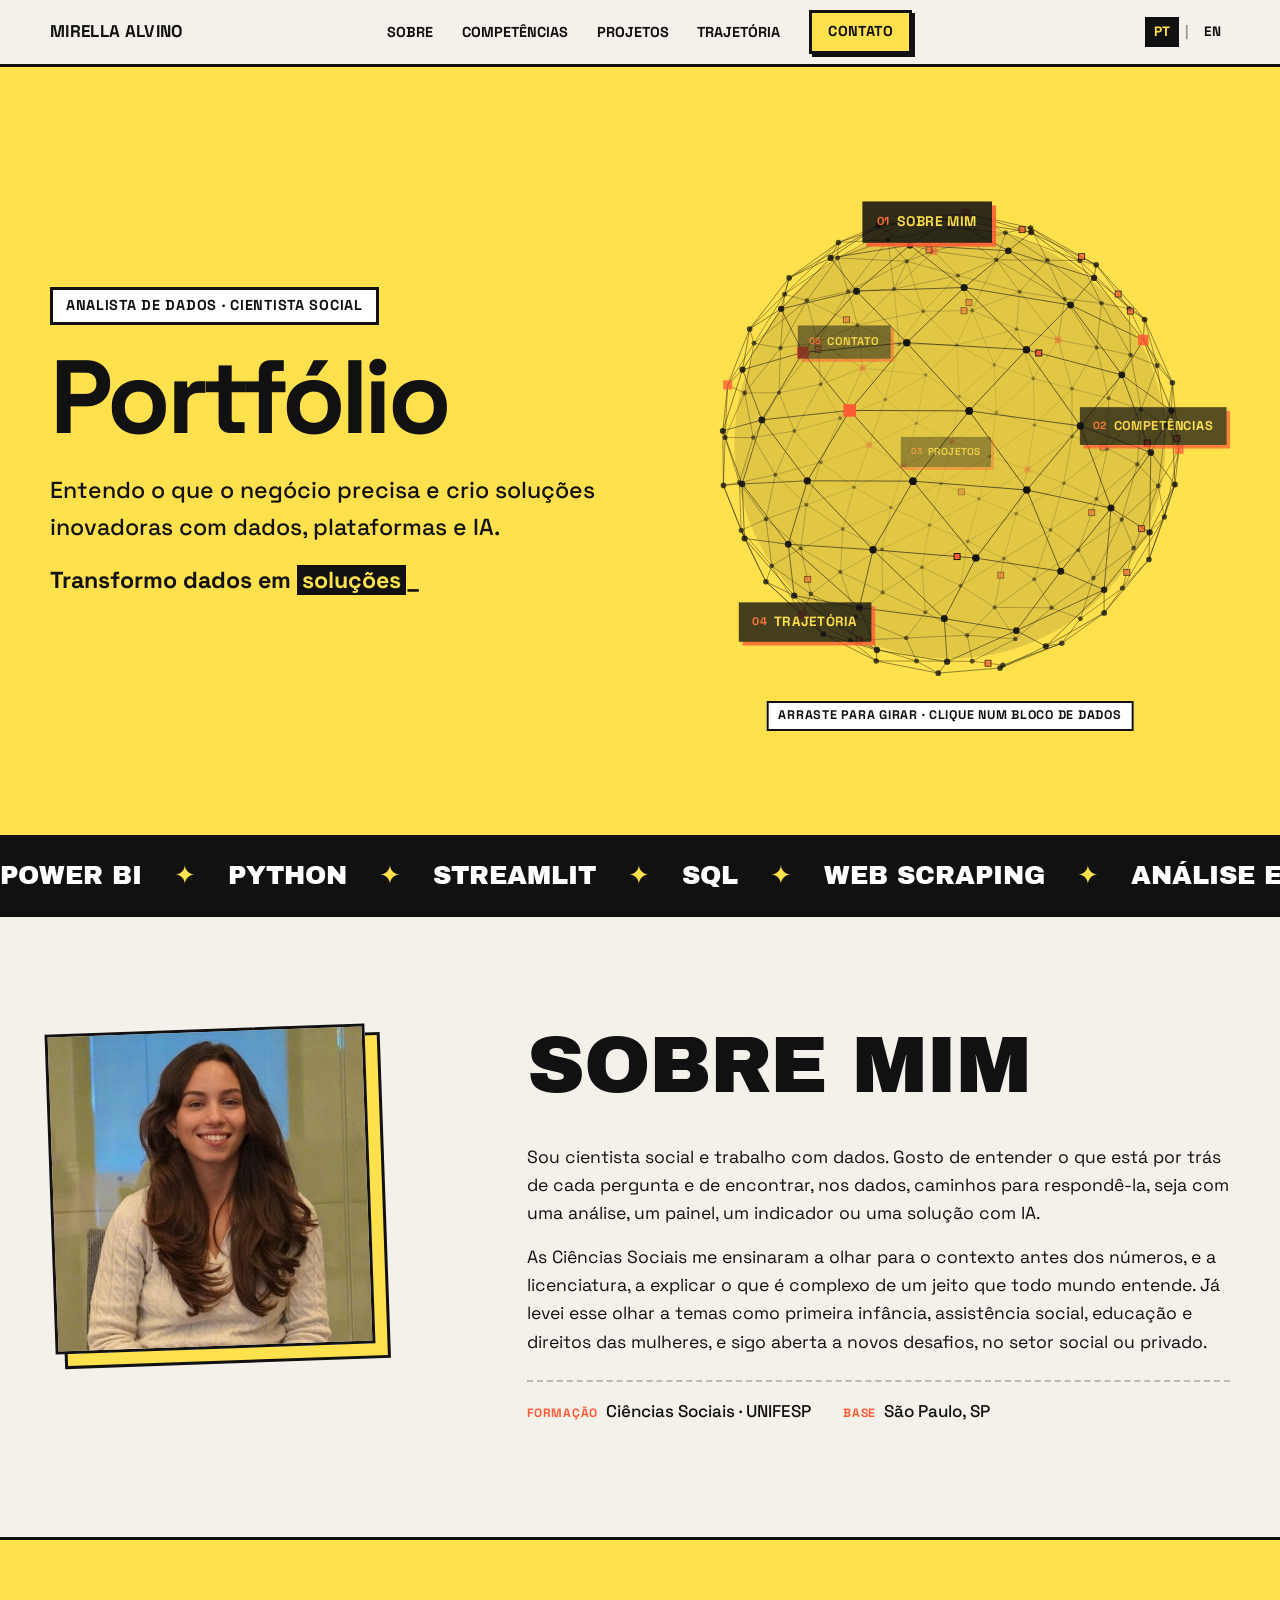
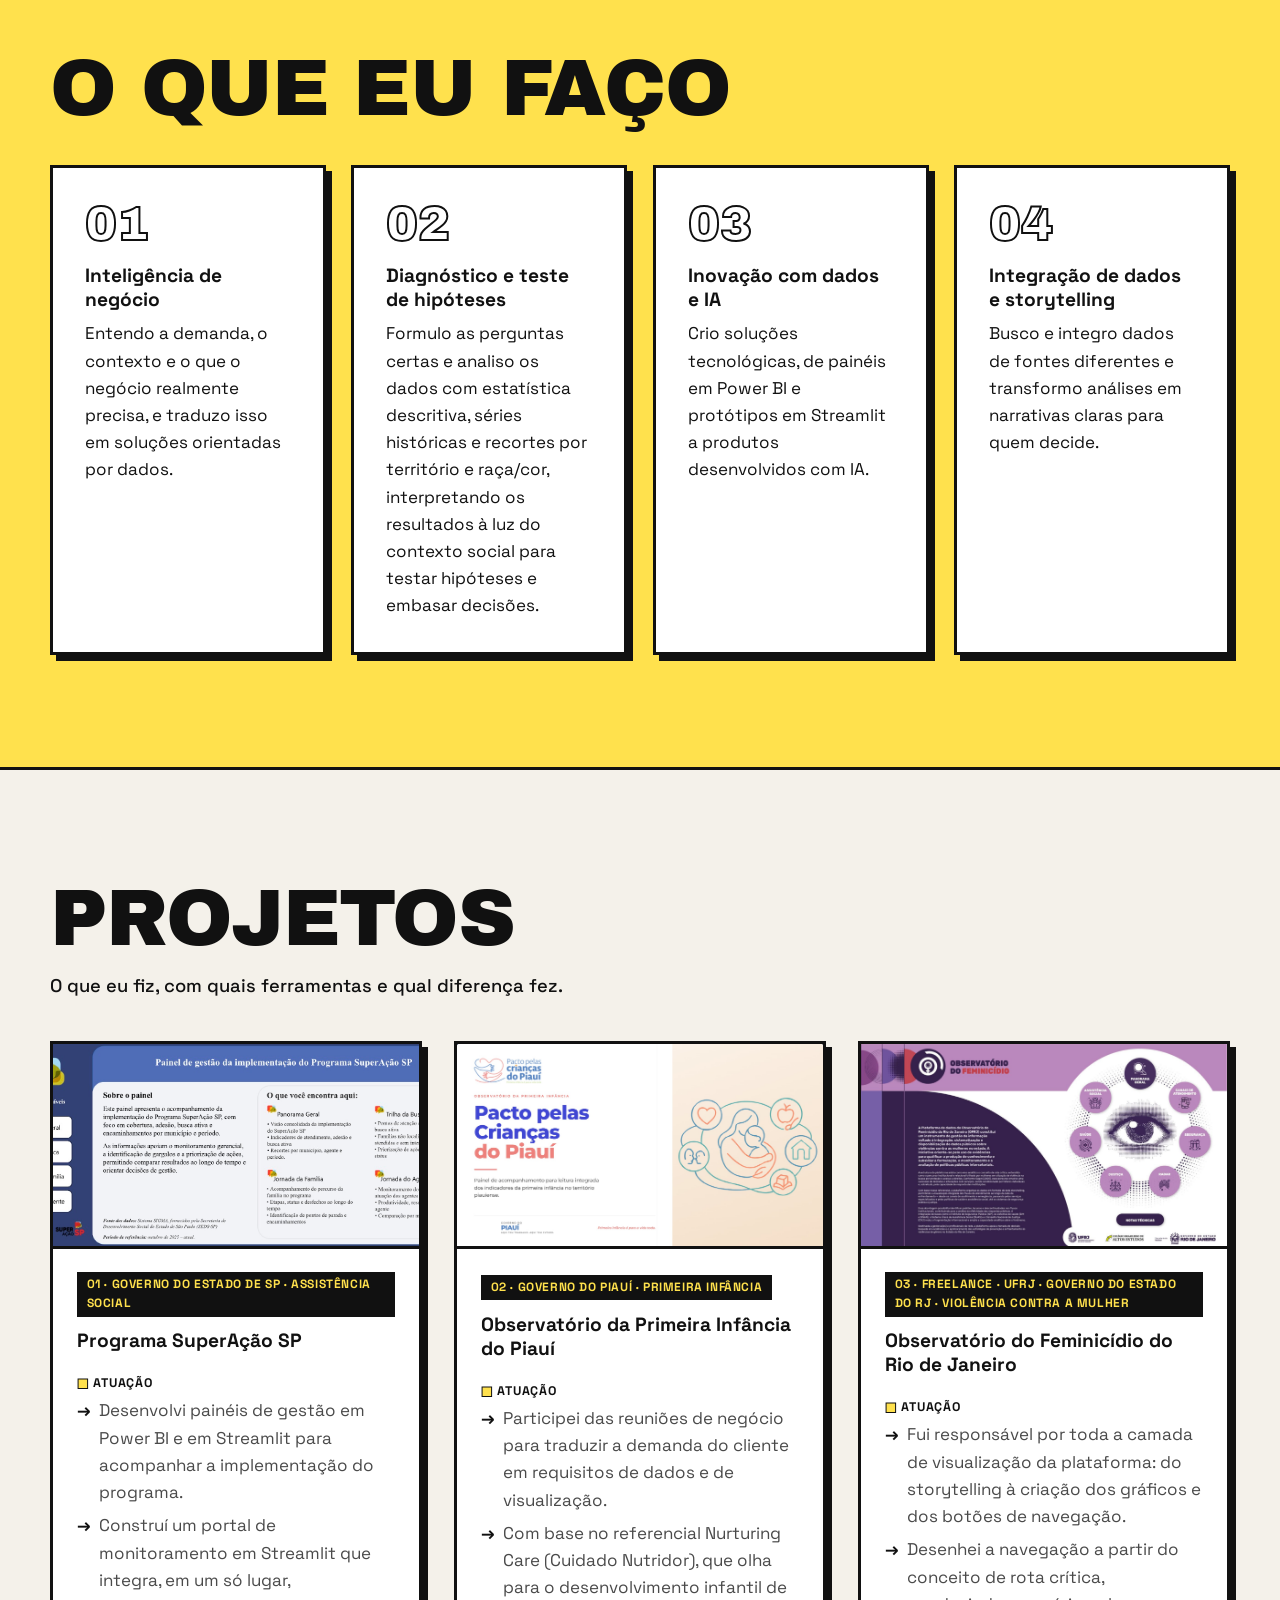
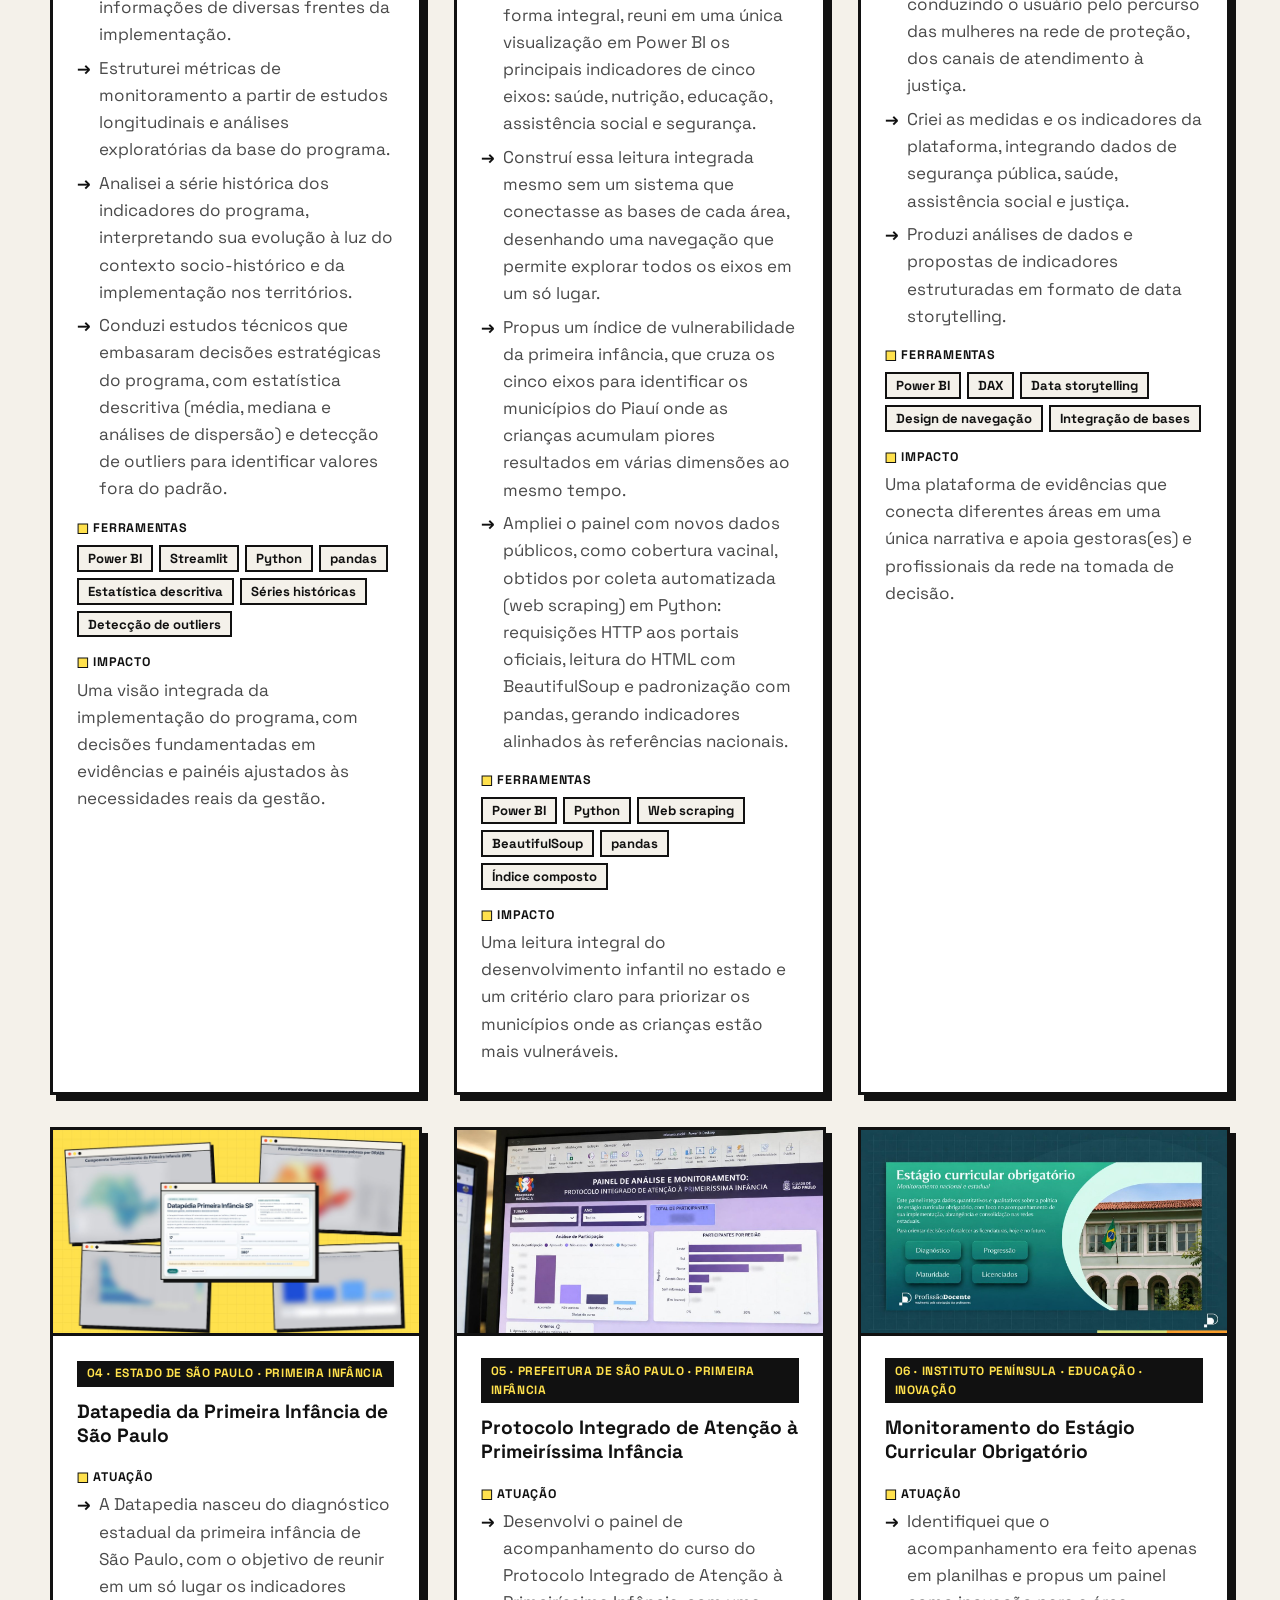
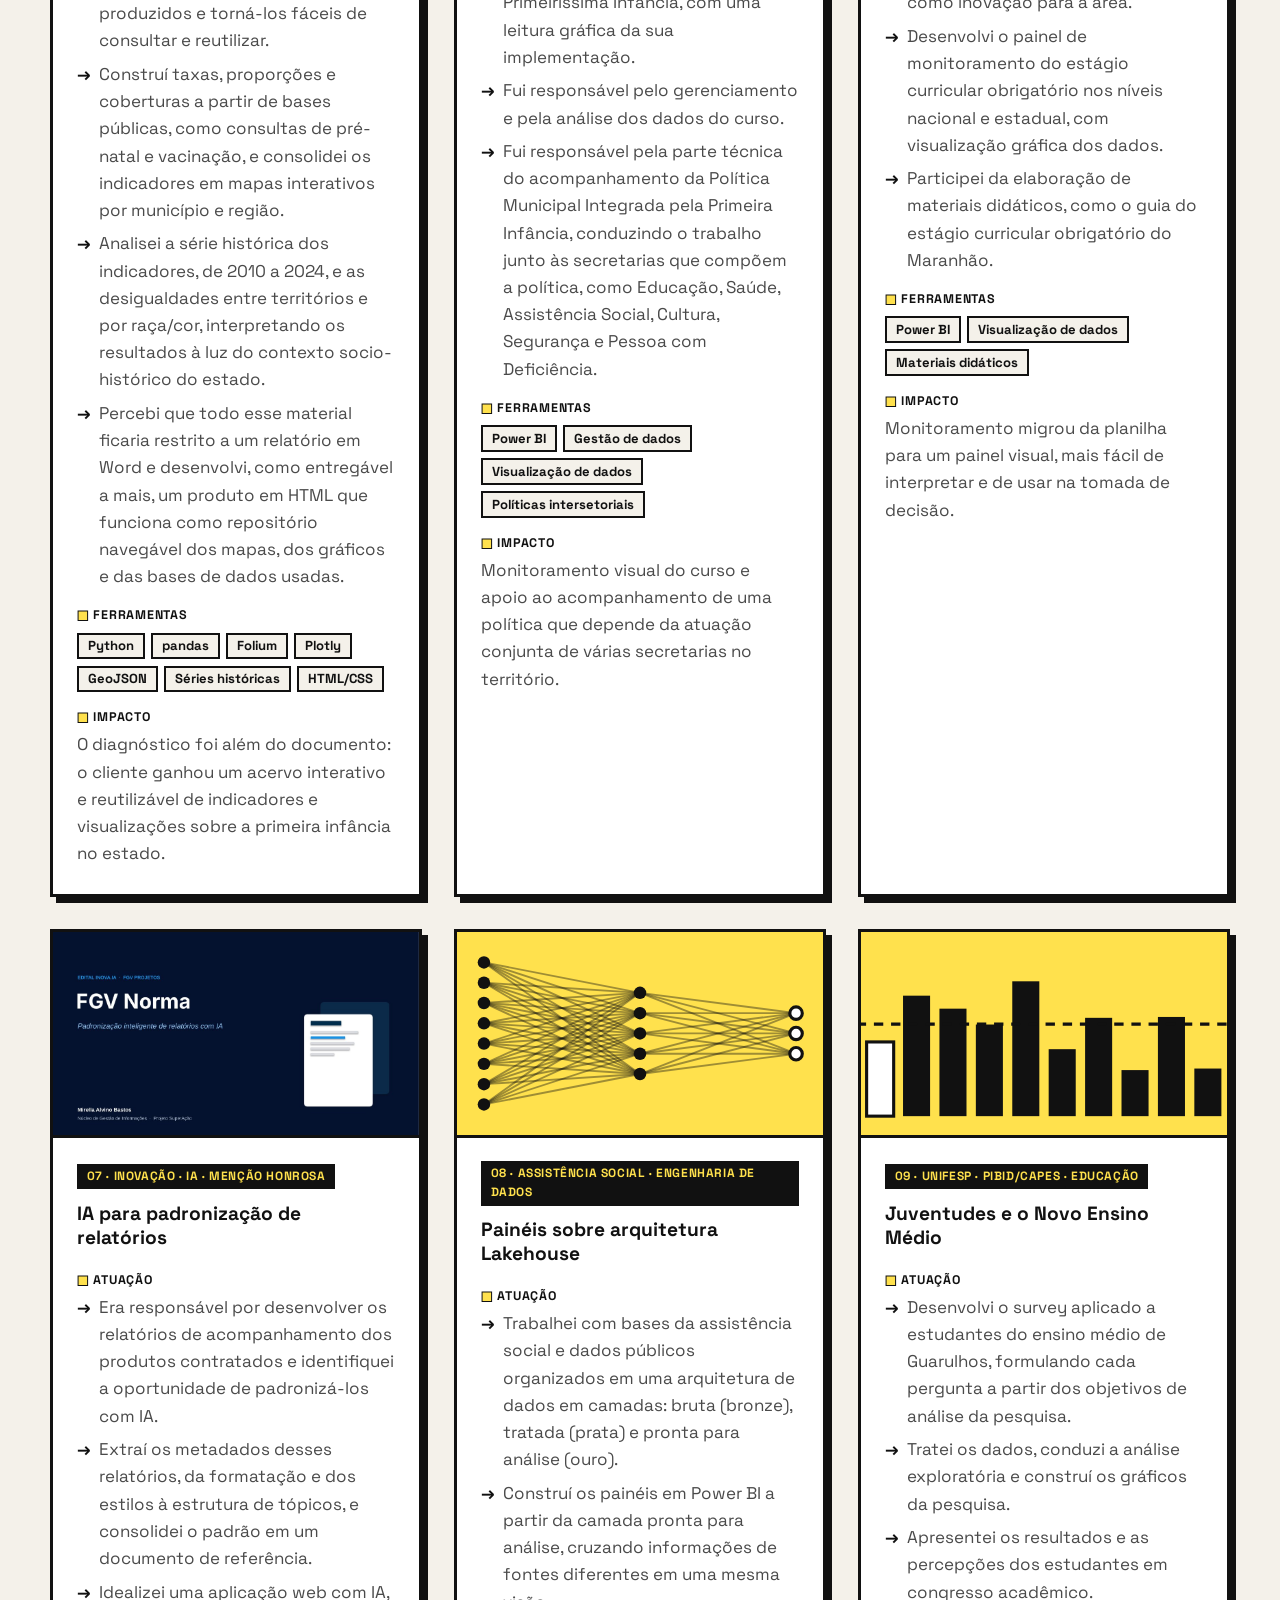
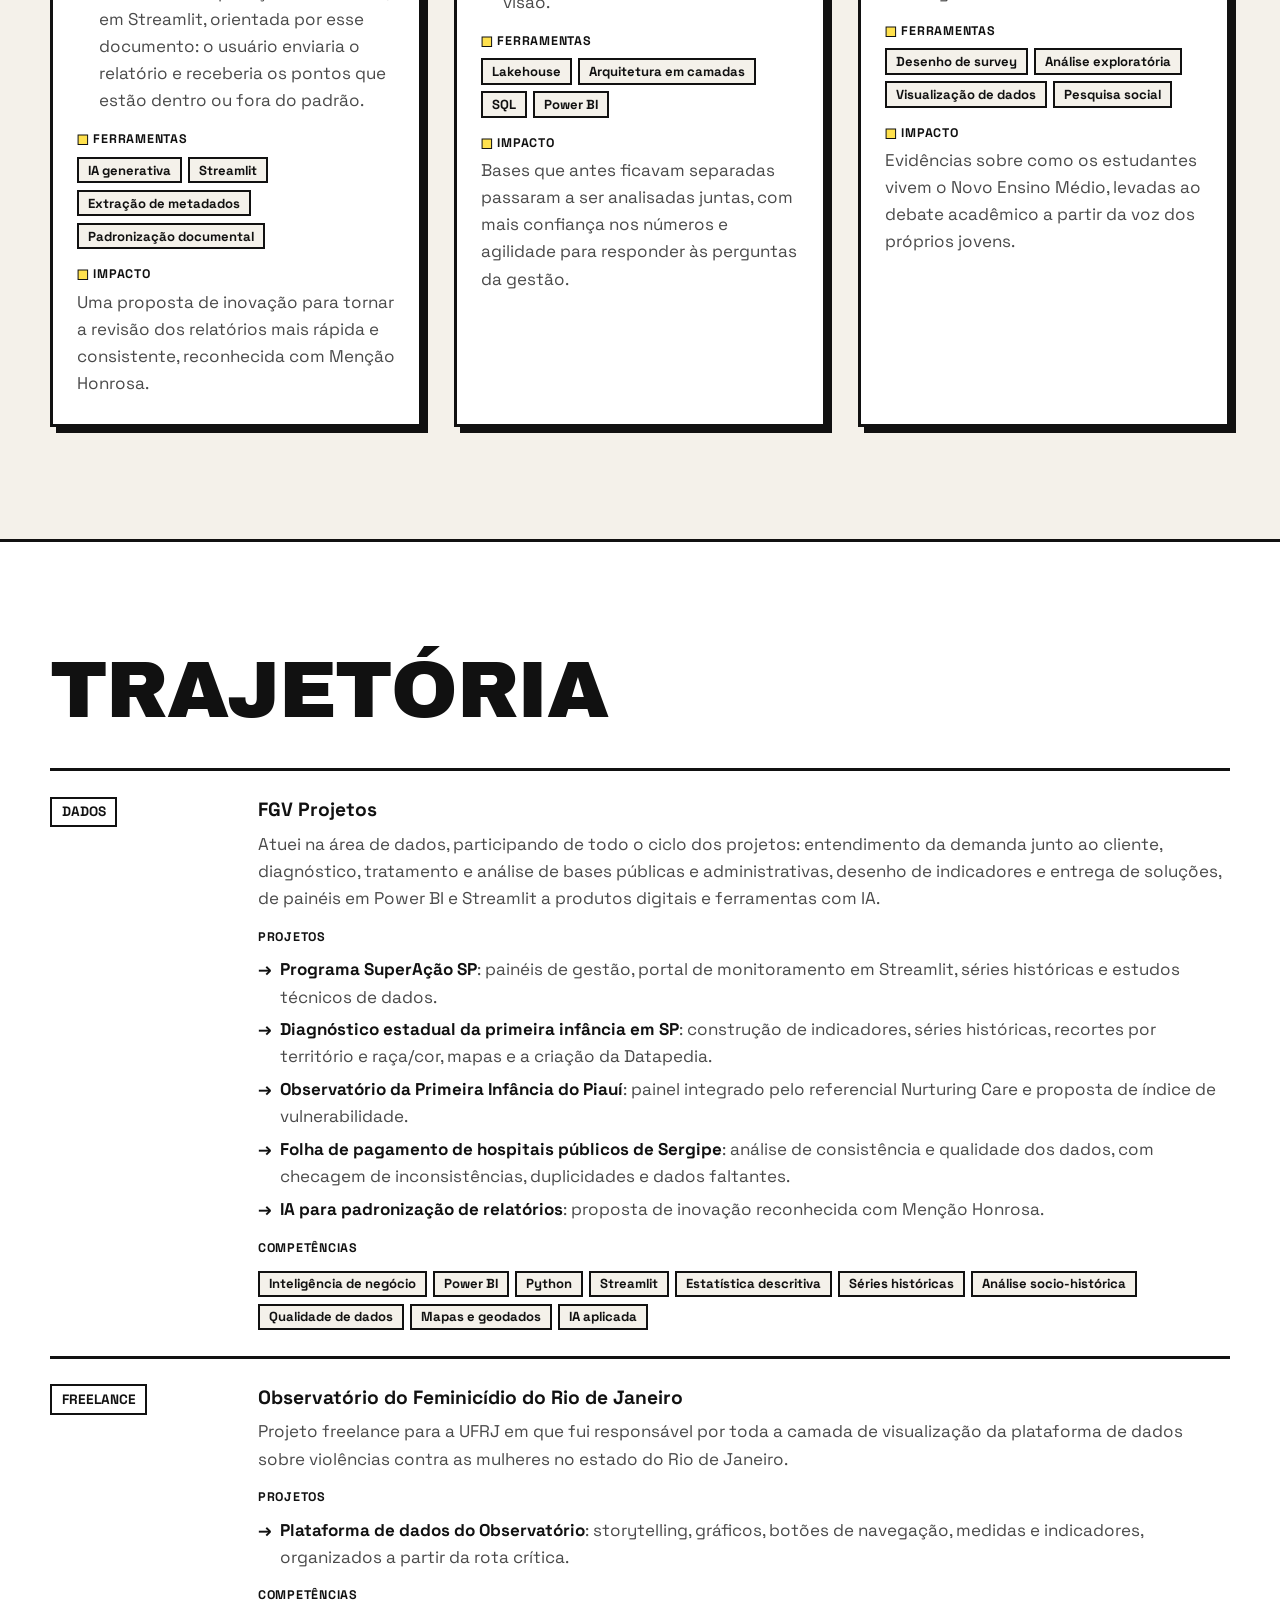
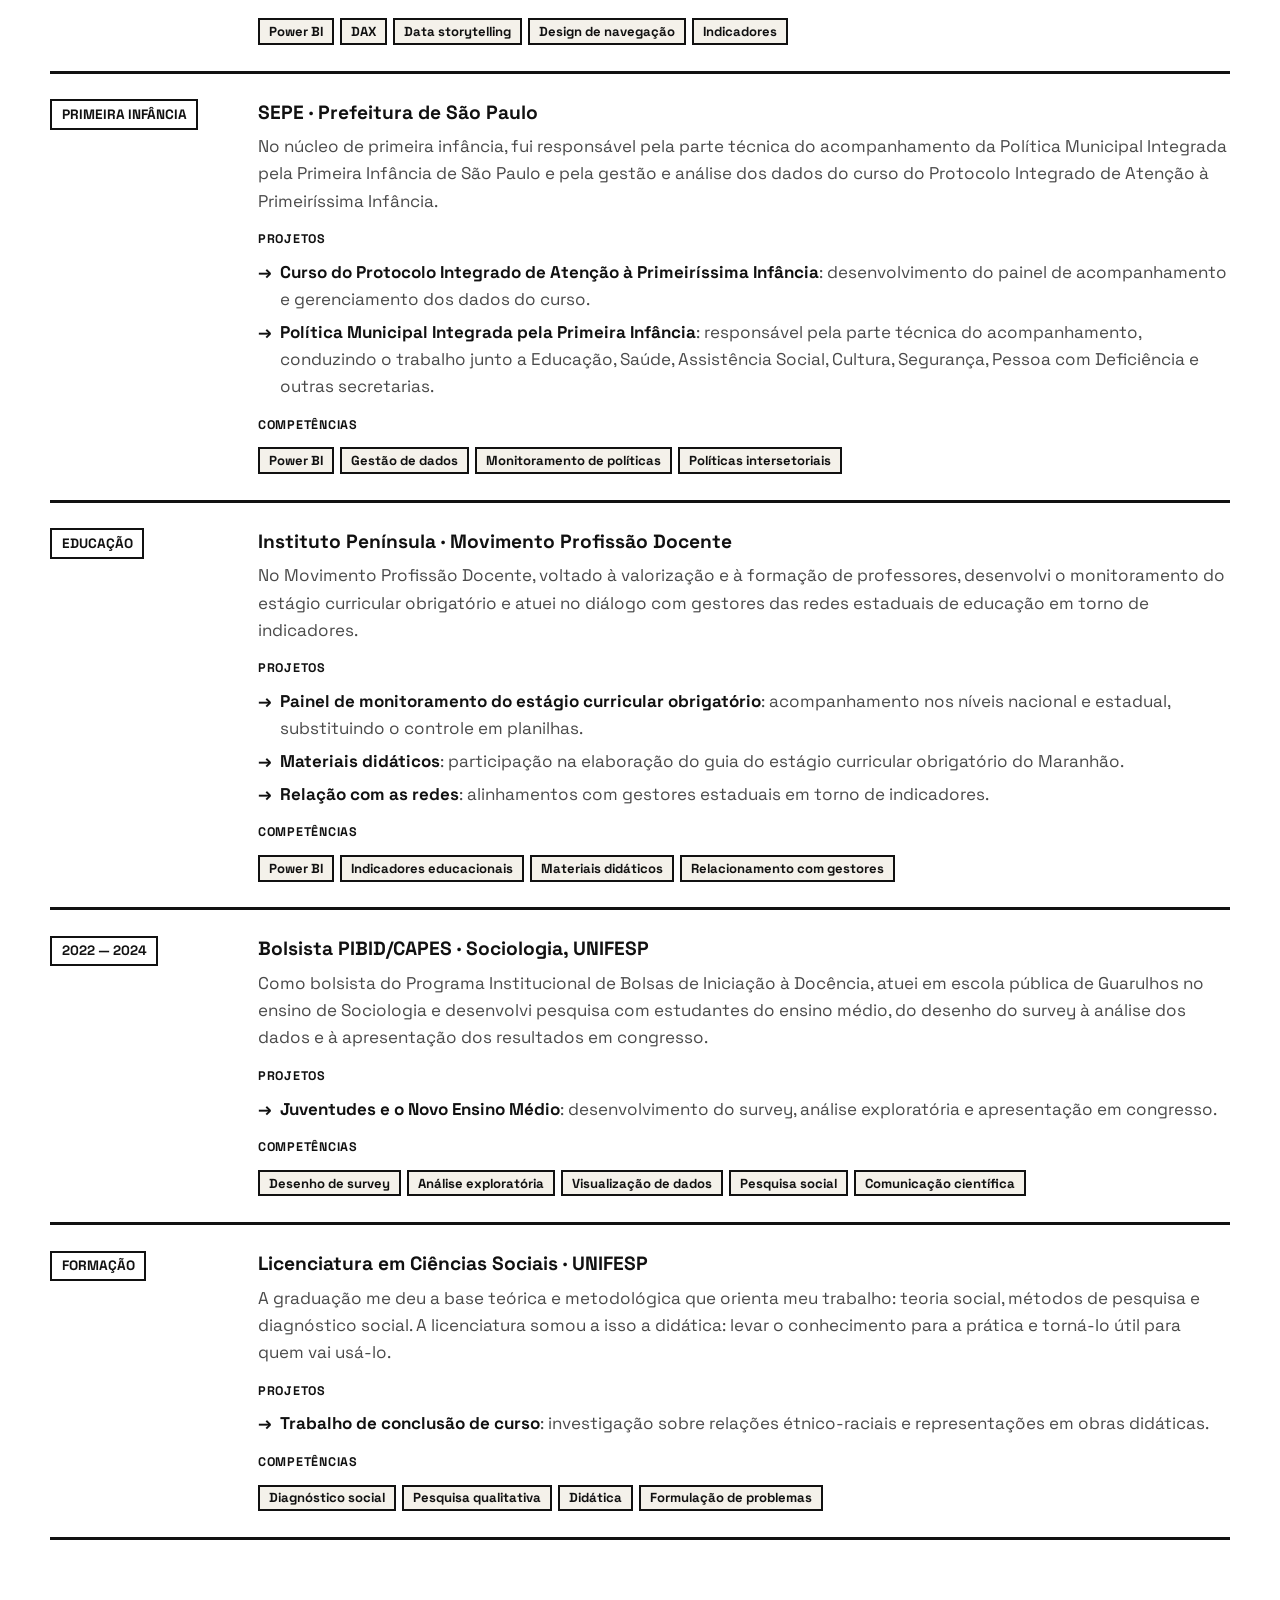
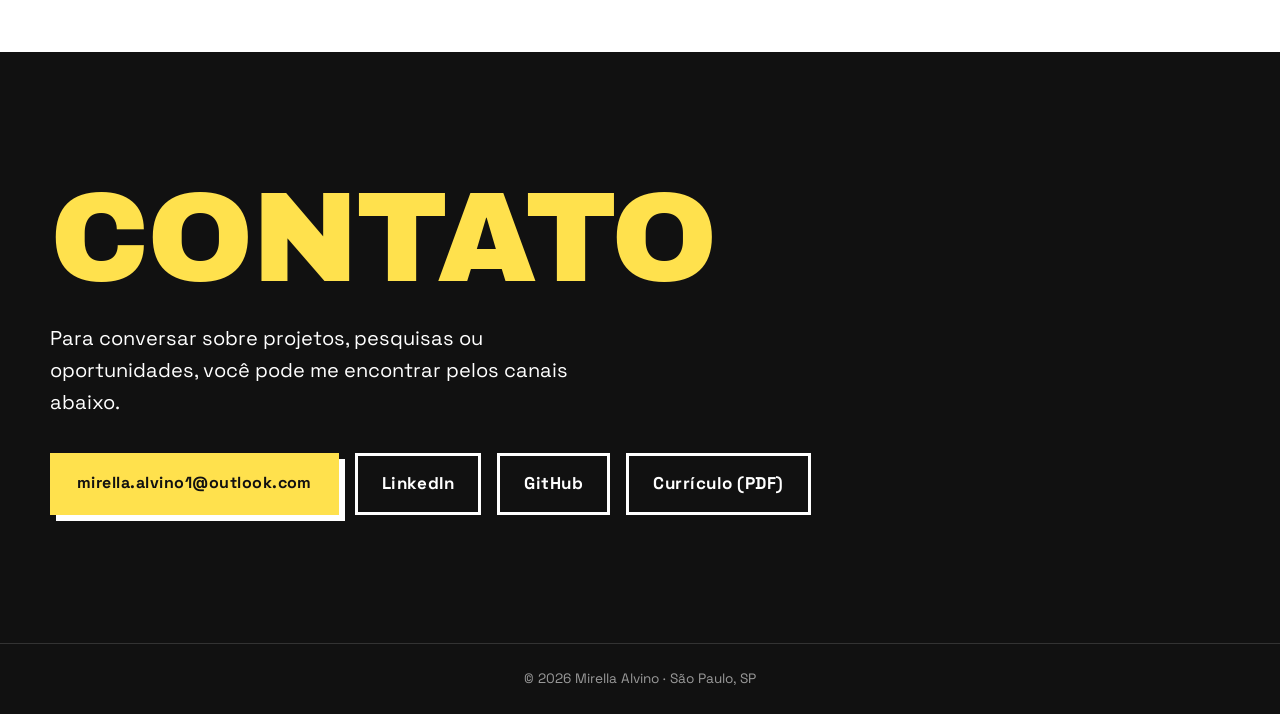
<file: index.html>
<!doctype html>
<html lang="pt-BR">
<head>
  <meta charset="utf-8">
  <meta name="viewport" content="width=device-width, initial-scale=1">
  <title>Mirella Alvino — Portfólio</title>
  <meta name="description" content="Portfólio de Mirella Alvino: inteligência de negócio e soluções inovadoras com dados, plataformas e IA.">
  <link rel="icon" href="img/favicon.svg" type="image/svg+xml">
  <link rel="apple-touch-icon" href="img/icone-180.png">
  <meta property="og:type" content="website">
  <meta property="og:title" content="Mirella Alvino — Portfólio">
  <meta property="og:description" content="Portfólio de Mirella Alvino: inteligência de negócio e soluções inovadoras com dados, plataformas e IA.">
  <meta property="og:url" content="https://mialvino3-a11y.github.io/Portfolio-Mirella/">
  <meta property="og:image" content="https://mialvino3-a11y.github.io/Portfolio-Mirella/img/previa-pt.png">
  <meta property="og:image:width" content="1200">
  <meta property="og:image:height" content="630">
  <meta property="og:locale" content="pt_BR">
  <meta property="og:locale:alternate" content="en_US">
  <meta name="twitter:card" content="summary_large_image">
  <link rel="preconnect" href="https://fonts.googleapis.com">
  <link rel="preconnect" href="https://fonts.gstatic.com" crossorigin>
  <link href="https://fonts.googleapis.com/css2?family=Archivo+Black&family=Space+Grotesk:wght@400;500;700&display=swap" rel="stylesheet">
  <link rel="alternate" hreflang="pt-BR" href="index.html">
  <link rel="alternate" hreflang="en" href="en.html">
  <link rel="stylesheet" href="style.css">
</head>
<body>

  <div class="progresso" aria-hidden="true"></div>

  <!-- ============ MENU ============ -->
  <header class="topo">
    <nav class="container nav">
      <a href="#inicio" class="logo">Mirella Alvino</a>
      <div class="idioma" aria-label="Idioma">
        <a href="index.html" aria-current="page">PT</a>
        <span aria-hidden="true">|</span>
        <a href="en.html" lang="en" hreflang="en">EN</a>
      </div>
      <button class="menu-btn" aria-label="Abrir menu" aria-expanded="false">☰</button>
      <ul class="menu">
        <li><a href="#sobre">Sobre</a></li>
        <li><a href="#competencias">Competências</a></li>
        <li><a href="#projetos">Projetos</a></li>
        <li><a href="#trajetoria">Trajetória</a></li>
        <li><a href="#contato" class="btn btn-pequeno">Contato</a></li>
      </ul>
    </nav>
  </header>

  <main>

    <!-- ============ INÍCIO ============ -->
    <section id="inicio" class="hero">
      <div class="container hero-grid">
        <div class="hero-texto">
          <p class="etiqueta revelar">Analista de dados · Cientista social</p>
          <h1 class="revelar">Portfólio</h1>
          <p class="cargo revelar">Entendo o que o negócio precisa e crio soluções inovadoras com dados, plataformas e IA.</p>
          <p class="digitando revelar" aria-label="Transformo dados em decisões, soluções, inovação, produtos e impacto">
            Transformo dados em <span class="palavra" data-palavras="decisões|soluções|inovação|produtos|impacto">decisões</span><span class="cursor-texto" aria-hidden="true">_</span>
          </p>
        </div>

        <!-- mundo social feito de dados: pessoas (pontos) ligadas por conexões.
             Os blocos giram junto com o globo e levam para cada seção. -->
        <div class="mundo">
          <canvas class="mundo-canvas" aria-hidden="true"></canvas>
          <nav class="blocos" aria-label="Navegue pelo mundo de dados">
            <a href="#sobre" class="bloco" data-lat="38" data-lon="-35"><small>01</small>Sobre mim</a>
            <a href="#competencias" class="bloco" data-lat="-10" data-lon="45"><small>02</small>Competências</a>
            <a href="#projetos" class="bloco" data-lat="12" data-lon="140"><small>03</small>Projetos</a>
            <a href="#trajetoria" class="bloco" data-lat="-40" data-lon="-120"><small>04</small>Trajetória</a>
            <a href="#contato" class="bloco" data-lat="55" data-lon="-170"><small>05</small>Contato</a>
          </nav>
          <p class="mundo-legenda" data-toque="Arraste para girar · toque num bloco de dados">Arraste para girar · clique num bloco de dados</p>
        </div>
      </div>
    </section>

    <!-- ============ FAIXA DE FERRAMENTAS ============ -->
    <div class="faixa" aria-label="Ferramentas que uso">
      <div class="faixa-trilho">
        <span>Power BI</span><span>✦</span><span>Python</span><span>✦</span><span>Streamlit</span><span>✦</span><span>SQL</span><span>✦</span><span>Web scraping</span><span>✦</span><span>Análise exploratória</span><span>✦</span><span>Séries históricas</span><span>✦</span><span>Inteligência de negócio</span><span>✦</span><span>Storytelling com dados</span><span>✦</span><span>Produtos com IA</span><span>✦</span>
        <span aria-hidden="true">Power BI</span><span aria-hidden="true">✦</span><span aria-hidden="true">Python</span><span aria-hidden="true">✦</span><span aria-hidden="true">Streamlit</span><span aria-hidden="true">✦</span><span aria-hidden="true">SQL</span><span aria-hidden="true">✦</span><span aria-hidden="true">Web scraping</span><span aria-hidden="true">✦</span><span aria-hidden="true">Análise exploratória</span><span aria-hidden="true">✦</span><span aria-hidden="true">Séries históricas</span><span aria-hidden="true">✦</span><span aria-hidden="true">Inteligência de negócio</span><span aria-hidden="true">✦</span><span aria-hidden="true">Storytelling com dados</span><span aria-hidden="true">✦</span><span aria-hidden="true">Produtos com IA</span><span aria-hidden="true">✦</span>
      </div>
    </div>

    <!-- ============ SOBRE ============ -->
    <section id="sobre" class="secao">
      <div class="container sobre-grid">
        <div class="foto revelar">
          <img src="img/mirella-perfil.jpg" alt="Foto de Mirella Alvino" width="470" height="470">
        </div>
        <div>
          <h2 class="revelar">Sobre mim</h2>
          <p class="revelar">
            Sou cientista social e trabalho com dados. Gosto de entender o que está por trás de cada
            pergunta e de encontrar, nos dados, caminhos para respondê-la, seja com uma análise, um painel,
            um indicador ou uma solução com IA.
          </p>
          <p class="revelar">
            As Ciências Sociais me ensinaram a olhar para o contexto antes dos números, e a licenciatura, a
            explicar o que é complexo de um jeito que todo mundo entende. Já levei esse olhar a temas como
            primeira infância, assistência social, educação e direitos das mulheres, e sigo aberta a novos
            desafios, no setor social ou privado.
          </p>
          <dl class="ficha revelar">
            <div><dt>Formação</dt><dd>Ciências Sociais · UNIFESP</dd></div>
            <div><dt>Base</dt><dd>São Paulo, SP</dd></div>
          </dl>
        </div>
      </div>
    </section>

    <!-- ============ COMPETÊNCIAS ============ -->
    <section id="competencias" class="secao secao-amarela">
      <div class="container">
        <h2 class="revelar">O que eu faço</h2>
        <div class="cards">
          <article class="card revelar">
            <span class="icone">01</span>
            <h3>Inteligência de negócio</h3>
            <p>Entendo a demanda, o contexto e o que o negócio realmente precisa, e traduzo isso em soluções orientadas por dados.</p>
          </article>
          <article class="card revelar">
            <span class="icone">02</span>
            <h3>Diagnóstico e teste de hipóteses</h3>
            <p>Formulo as perguntas certas e analiso os dados com estatística descritiva, séries históricas e recortes por território e raça/cor, interpretando os resultados à luz do contexto social para testar hipóteses e embasar decisões.</p>
          </article>
          <article class="card revelar">
            <span class="icone">03</span>
            <h3>Inovação com dados e IA</h3>
            <p>Crio soluções tecnológicas, de painéis em Power BI e protótipos em Streamlit a produtos desenvolvidos com IA.</p>
          </article>
          <article class="card revelar">
            <span class="icone">04</span>
            <h3>Integração de dados e storytelling</h3>
            <p>Busco e integro dados de fontes diferentes e transformo análises em narrativas claras para quem decide.</p>
          </article>
        </div>
      </div>
    </section>

    <!-- ============ PROJETOS ============ -->
    <section id="projetos" class="secao">
      <div class="container">
        <h2 class="revelar">Projetos</h2>
        <p class="intro-secao revelar">O que eu fiz, com quais ferramentas e qual diferença fez.</p>
        <div class="projetos">

          <article class="projeto revelar" id="proj-superacao">
            <div class="projeto-img"><img src="img/painel-superacao.jpg" alt="Tela inicial do painel de gestão do Programa SuperAção SP" loading="lazy"></div>
            <div class="projeto-info">
              <p class="tags">01 · Governo do Estado de SP · Assistência social</p>
              <h3>Programa SuperAção SP</h3>
              <dl>
                <dt>Atuação</dt>
                <dd><ul class="atuacao"><li>Desenvolvi painéis de gestão em Power BI e em Streamlit para acompanhar a implementação do programa.</li><li>Construí um portal de monitoramento em Streamlit que integra, em um só lugar, informações de diversas frentes da implementação.</li><li>Estruturei métricas de monitoramento a partir de estudos longitudinais e análises exploratórias da base do programa.</li><li>Analisei a série histórica dos indicadores do programa, interpretando sua evolução à luz do contexto socio-histórico e da implementação nos territórios.</li><li>Conduzi estudos técnicos que embasaram decisões estratégicas do programa, com estatística descritiva (média, mediana e análises de dispersão) e detecção de outliers para identificar valores fora do padrão.</li></ul></dd>
                <dt>Ferramentas</dt>
                <dd class="ferramentas"><span>Power BI</span><span>Streamlit</span><span>Python</span><span>pandas</span><span>Estatística descritiva</span><span>Séries históricas</span><span>Detecção de outliers</span></dd>
                <dt>Impacto</dt>
                <dd>Uma visão integrada da implementação do programa, com decisões fundamentadas em evidências e painéis ajustados às necessidades reais da gestão.</dd>
              </dl>
            </div>
          </article>

          <article class="projeto revelar" id="proj-piaui">
            <div class="projeto-img"><img src="img/observatorio-primeira-infancia.jpg" alt="Tela inicial do Observatório da Primeira Infância do Piauí" loading="lazy"></div>
            <div class="projeto-info">
              <p class="tags">02 · Governo do Piauí · Primeira infância</p>
              <h3>Observatório da Primeira Infância do Piauí</h3>
              <dl>
                <dt>Atuação</dt>
                <dd><ul class="atuacao"><li>Participei das reuniões de negócio para traduzir a demanda do cliente em requisitos de dados e de visualização.</li><li>Com base no referencial Nurturing Care (Cuidado Nutridor), que olha para o desenvolvimento infantil de forma integral, reuni em uma única visualização em Power BI os principais indicadores de cinco eixos: saúde, nutrição, educação, assistência social e segurança.</li><li>Construí essa leitura integrada mesmo sem um sistema que conectasse as bases de cada área, desenhando uma navegação que permite explorar todos os eixos em um só lugar.</li><li>Propus um índice de vulnerabilidade da primeira infância, que cruza os cinco eixos para identificar os municípios do Piauí onde as crianças acumulam piores resultados em várias dimensões ao mesmo tempo.</li><li>Ampliei o painel com novos dados públicos, como cobertura vacinal, obtidos por coleta automatizada (web scraping) em Python: requisições HTTP aos portais oficiais, leitura do HTML com BeautifulSoup e padronização com pandas, gerando indicadores alinhados às referências nacionais.</li></ul></dd>
                <dt>Ferramentas</dt>
                <dd class="ferramentas"><span>Power BI</span><span>Python</span><span>Web scraping</span><span>BeautifulSoup</span><span>pandas</span><span>Índice composto</span></dd>
                <dt>Impacto</dt>
                <dd>Uma leitura integral do desenvolvimento infantil no estado e um critério claro para priorizar os municípios onde as crianças estão mais vulneráveis.</dd>
              </dl>
            </div>
          </article>

          <article class="projeto revelar" id="proj-feminicidio">
            <div class="projeto-img"><img src="img/observatorio-feminicidio.jpg" alt="Tela inicial do Observatório do Feminicídio do Rio de Janeiro" loading="lazy"></div>
            <div class="projeto-info">
              <p class="tags">03 · Freelance · UFRJ · Governo do Estado do RJ · Violência contra a mulher</p>
              <h3>Observatório do Feminicídio do Rio de Janeiro</h3>
              <dl>
                <dt>Atuação</dt>
                <dd><ul class="atuacao"><li>Fui responsável por toda a camada de visualização da plataforma: do storytelling à criação dos gráficos e dos botões de navegação.</li><li>Desenhei a navegação a partir do conceito de rota crítica, conduzindo o usuário pelo percurso das mulheres na rede de proteção, dos canais de atendimento à justiça.</li><li>Criei as medidas e os indicadores da plataforma, integrando dados de segurança pública, saúde, assistência social e justiça.</li><li>Produzi análises de dados e propostas de indicadores estruturadas em formato de data storytelling.</li></ul></dd>
                <dt>Ferramentas</dt>
                <dd class="ferramentas"><span>Power BI</span><span>DAX</span><span>Data storytelling</span><span>Design de navegação</span><span>Integração de bases</span></dd>
                <dt>Impacto</dt>
                <dd>Uma plataforma de evidências que conecta diferentes áreas em uma única narrativa e apoia gestoras(es) e profissionais da rede na tomada de decisão.</dd>
              </dl>
            </div>
          </article>

          <article class="projeto revelar" id="proj-datapedia">
            <div class="projeto-img"><img src="img/datapedia.jpg" alt="Telas da Datapedia da Primeira Infância de São Paulo: mapas, rankings e gráficos" loading="lazy"></div>
            <div class="projeto-info">
              <p class="tags">04 · Estado de São Paulo · Primeira infância</p>
              <h3>Datapedia da Primeira Infância de São Paulo</h3>
              <dl>
                <dt>Atuação</dt>
                <dd><ul class="atuacao"><li>A Datapedia nasceu do diagnóstico estadual da primeira infância de São Paulo, com o objetivo de reunir em um só lugar os indicadores produzidos e torná-los fáceis de consultar e reutilizar.</li><li>Construí taxas, proporções e coberturas a partir de bases públicas, como consultas de pré-natal e vacinação, e consolidei os indicadores em mapas interativos por município e região.</li><li>Analisei a série histórica dos indicadores, de 2010 a 2024, e as desigualdades entre territórios e por raça/cor, interpretando os resultados à luz do contexto socio-histórico do estado.</li><li>Percebi que todo esse material ficaria restrito a um relatório em Word e desenvolvi, como entregável a mais, um produto em HTML que funciona como repositório navegável dos mapas, dos gráficos e das bases de dados usadas.</li></ul></dd>
                <dt>Ferramentas</dt>
                <dd class="ferramentas"><span>Python</span><span>pandas</span><span>Folium</span><span>Plotly</span><span>GeoJSON</span><span>Séries históricas</span><span>HTML/CSS</span></dd>
                <dt>Impacto</dt>
                <dd>O diagnóstico foi além do documento: o cliente ganhou um acervo interativo e reutilizável de indicadores e visualizações sobre a primeira infância no estado.</dd>
              </dl>
            </div>
          </article>

          <article class="projeto revelar" id="proj-protocolo">
            <div class="projeto-img"><img src="img/painel-protocolo.jpg" alt="Painel de análise e monitoramento do Protocolo Integrado de Atenção à Primeiríssima Infância no Power BI" loading="lazy"></div>
            <div class="projeto-info">
              <p class="tags">05 · Prefeitura de São Paulo · Primeira infância</p>
              <h3>Protocolo Integrado de Atenção à Primeiríssima Infância</h3>
              <dl>
                <dt>Atuação</dt>
                <dd><ul class="atuacao"><li>Desenvolvi o painel de acompanhamento do curso do Protocolo Integrado de Atenção à Primeiríssima Infância, com uma leitura gráfica da sua implementação.</li><li>Fui responsável pelo gerenciamento e pela análise dos dados do curso.</li><li>Fui responsável pela parte técnica do acompanhamento da Política Municipal Integrada pela Primeira Infância, conduzindo o trabalho junto às secretarias que compõem a política, como Educação, Saúde, Assistência Social, Cultura, Segurança e Pessoa com Deficiência.</li></ul></dd>
                <dt>Ferramentas</dt>
                <dd class="ferramentas"><span>Power BI</span><span>Gestão de dados</span><span>Visualização de dados</span><span>Políticas intersetoriais</span></dd>
                <dt>Impacto</dt>
                <dd>Monitoramento visual do curso e apoio ao acompanhamento de uma política que depende da atuação conjunta de várias secretarias no território.</dd>
              </dl>
            </div>
          </article>

          <article class="projeto revelar" id="proj-estagio">
            <div class="projeto-img"><img src="img/painel-estagio.jpg" alt="Tela inicial do painel de monitoramento do estágio curricular obrigatório" loading="lazy"></div>
            <div class="projeto-info">
              <p class="tags">06 · Instituto Península · Educação · Inovação</p>
              <h3>Monitoramento do Estágio Curricular Obrigatório</h3>
              <dl>
                <dt>Atuação</dt>
                <dd><ul class="atuacao"><li>Identifiquei que o acompanhamento era feito apenas em planilhas e propus um painel como inovação para a área.</li><li>Desenvolvi o painel de monitoramento do estágio curricular obrigatório nos níveis nacional e estadual, com visualização gráfica dos dados.</li><li>Participei da elaboração de materiais didáticos, como o guia do estágio curricular obrigatório do Maranhão.</li></ul></dd>
                <dt>Ferramentas</dt>
                <dd class="ferramentas"><span>Power BI</span><span>Visualização de dados</span><span>Materiais didáticos</span></dd>
                <dt>Impacto</dt>
                <dd>Monitoramento migrou da planilha para um painel visual, mais fácil de interpretar e de usar na tomada de decisão.</dd>
              </dl>
            </div>
          </article>

          <article class="projeto revelar" id="proj-ia">
            <div class="projeto-img"><img src="img/fgv-norma.jpg" alt="Capa da apresentação FGV Norma: padronização inteligente de relatórios com IA" loading="lazy"></div>
            <div class="projeto-info">
              <p class="tags">07 · Inovação · IA · Menção honrosa</p>
              <h3>IA para padronização de relatórios</h3>
              <dl>
                <dt>Atuação</dt>
                <dd><ul class="atuacao"><li>Era responsável por desenvolver os relatórios de acompanhamento dos produtos contratados e identifiquei a oportunidade de padronizá-los com IA.</li><li>Extraí os metadados desses relatórios, da formatação e dos estilos à estrutura de tópicos, e consolidei o padrão em um documento de referência.</li><li>Idealizei uma aplicação web com IA, em Streamlit, orientada por esse documento: o usuário enviaria o relatório e receberia os pontos que estão dentro ou fora do padrão.</li></ul></dd>
                <dt>Ferramentas</dt>
                <dd class="ferramentas"><span>IA generativa</span><span>Streamlit</span><span>Extração de metadados</span><span>Padronização documental</span></dd>
                <dt>Impacto</dt>
                <dd>Uma proposta de inovação para tornar a revisão dos relatórios mais rápida e consistente, reconhecida com Menção Honrosa.</dd>
              </dl>
            </div>
          </article>

          <article class="projeto revelar" id="proj-lakehouse">
            <div class="grafico" data-tipo="camadas" aria-hidden="true"></div>
            <div class="projeto-info">
              <p class="tags">08 · Assistência social · Engenharia de dados</p>
              <h3>Painéis sobre arquitetura Lakehouse</h3>
              <dl>
                <dt>Atuação</dt>
                <dd><ul class="atuacao"><li>Trabalhei com bases da assistência social e dados públicos organizados em uma arquitetura de dados em camadas: bruta (bronze), tratada (prata) e pronta para análise (ouro).</li><li>Construí os painéis em Power BI a partir da camada pronta para análise, cruzando informações de fontes diferentes em uma mesma visão.</li></ul></dd>
                <dt>Ferramentas</dt>
                <dd class="ferramentas"><span>Lakehouse</span><span>Arquitetura em camadas</span><span>SQL</span><span>Power BI</span></dd>
                <dt>Impacto</dt>
                <dd>Bases que antes ficavam separadas passaram a ser analisadas juntas, com mais confiança nos números e agilidade para responder às perguntas da gestão.</dd>
              </dl>
            </div>
          </article>

          <article class="projeto revelar" id="proj-juventudes">
            <div class="grafico" data-tipo="barras" aria-hidden="true"></div>
            <div class="projeto-info">
              <p class="tags">09 · UNIFESP · PIBID/CAPES · Educação</p>
              <h3>Juventudes e o Novo Ensino Médio</h3>
              <dl>
                <dt>Atuação</dt>
                <dd><ul class="atuacao"><li>Desenvolvi o survey aplicado a estudantes do ensino médio de Guarulhos, formulando cada pergunta a partir dos objetivos de análise da pesquisa.</li><li>Tratei os dados, conduzi a análise exploratória e construí os gráficos da pesquisa.</li><li>Apresentei os resultados e as percepções dos estudantes em congresso acadêmico.</li></ul></dd>
                <dt>Ferramentas</dt>
                <dd class="ferramentas"><span>Desenho de survey</span><span>Análise exploratória</span><span>Visualização de dados</span><span>Pesquisa social</span></dd>
                <dt>Impacto</dt>
                <dd>Evidências sobre como os estudantes vivem o Novo Ensino Médio, levadas ao debate acadêmico a partir da voz dos próprios jovens.</dd>
              </dl>
            </div>
          </article>

        </div>
      </div>
    </section>

    <!-- ============ TRAJETÓRIA ============ -->
    <section id="trajetoria" class="secao secao-creme">
      <div class="container">
        <h2 class="revelar">Trajetória</h2>
        <ol class="linha-tempo">
          <li class="revelar">
            <span class="periodo">Dados</span>
            <div class="traj-corpo">
              <h3>FGV Projetos</h3>
              <p>Atuei na área de dados, participando de todo o ciclo dos projetos: entendimento da demanda junto ao cliente, diagnóstico, tratamento e análise de bases públicas e administrativas, desenho de indicadores e entrega de soluções, de painéis em Power BI e Streamlit a produtos digitais e ferramentas com IA.</p>
              <p class="traj-rotulo">Projetos</p>
              <ul class="traj-lista"><li><strong>Programa SuperAção SP</strong>: painéis de gestão, portal de monitoramento em Streamlit, séries históricas e estudos técnicos de dados.</li><li><strong>Diagnóstico estadual da primeira infância em SP</strong>: construção de indicadores, séries históricas, recortes por território e raça/cor, mapas e a criação da Datapedia.</li><li><strong>Observatório da Primeira Infância do Piauí</strong>: painel integrado pelo referencial Nurturing Care e proposta de índice de vulnerabilidade.</li><li><strong>Folha de pagamento de hospitais públicos de Sergipe</strong>: análise de consistência e qualidade dos dados, com checagem de inconsistências, duplicidades e dados faltantes.</li><li><strong>IA para padronização de relatórios</strong>: proposta de inovação reconhecida com Menção Honrosa.</li></ul>
              <p class="traj-rotulo">Competências</p>
              <div class="ferramentas"><span>Inteligência de negócio</span><span>Power BI</span><span>Python</span><span>Streamlit</span><span>Estatística descritiva</span><span>Séries históricas</span><span>Análise socio-histórica</span><span>Qualidade de dados</span><span>Mapas e geodados</span><span>IA aplicada</span></div>
            </div>
          </li>
          <li class="revelar">
            <span class="periodo">Freelance</span>
            <div class="traj-corpo">
              <h3>Observatório do Feminicídio do Rio de Janeiro</h3>
              <p>Projeto freelance para a UFRJ em que fui responsável por toda a camada de visualização da plataforma de dados sobre violências contra as mulheres no estado do Rio de Janeiro.</p>
              <p class="traj-rotulo">Projetos</p>
              <ul class="traj-lista"><li><strong>Plataforma de dados do Observatório</strong>: storytelling, gráficos, botões de navegação, medidas e indicadores, organizados a partir da rota crítica.</li></ul>
              <p class="traj-rotulo">Competências</p>
              <div class="ferramentas"><span>Power BI</span><span>DAX</span><span>Data storytelling</span><span>Design de navegação</span><span>Indicadores</span></div>
            </div>
          </li>
          <li class="revelar">
            <span class="periodo">Primeira infância</span>
            <div class="traj-corpo">
              <h3>SEPE · Prefeitura de São Paulo</h3>
              <p>No núcleo de primeira infância, fui responsável pela parte técnica do acompanhamento da Política Municipal Integrada pela Primeira Infância de São Paulo e pela gestão e análise dos dados do curso do Protocolo Integrado de Atenção à Primeiríssima Infância.</p>
              <p class="traj-rotulo">Projetos</p>
              <ul class="traj-lista"><li><strong>Curso do Protocolo Integrado de Atenção à Primeiríssima Infância</strong>: desenvolvimento do painel de acompanhamento e gerenciamento dos dados do curso.</li><li><strong>Política Municipal Integrada pela Primeira Infância</strong>: responsável pela parte técnica do acompanhamento, conduzindo o trabalho junto a Educação, Saúde, Assistência Social, Cultura, Segurança, Pessoa com Deficiência e outras secretarias.</li></ul>
              <p class="traj-rotulo">Competências</p>
              <div class="ferramentas"><span>Power BI</span><span>Gestão de dados</span><span>Monitoramento de políticas</span><span>Políticas intersetoriais</span></div>
            </div>
          </li>
          <li class="revelar">
            <span class="periodo">Educação</span>
            <div class="traj-corpo">
              <h3>Instituto Península · Movimento Profissão Docente</h3>
              <p>No Movimento Profissão Docente, voltado à valorização e à formação de professores, desenvolvi o monitoramento do estágio curricular obrigatório e atuei no diálogo com gestores das redes estaduais de educação em torno de indicadores.</p>
              <p class="traj-rotulo">Projetos</p>
              <ul class="traj-lista"><li><strong>Painel de monitoramento do estágio curricular obrigatório</strong>: acompanhamento nos níveis nacional e estadual, substituindo o controle em planilhas.</li><li><strong>Materiais didáticos</strong>: participação na elaboração do guia do estágio curricular obrigatório do Maranhão.</li><li><strong>Relação com as redes</strong>: alinhamentos com gestores estaduais em torno de indicadores.</li></ul>
              <p class="traj-rotulo">Competências</p>
              <div class="ferramentas"><span>Power BI</span><span>Indicadores educacionais</span><span>Materiais didáticos</span><span>Relacionamento com gestores</span></div>
            </div>
          </li>
          <li class="revelar">
            <span class="periodo">2022 — 2024</span>
            <div class="traj-corpo">
              <h3>Bolsista PIBID/CAPES · Sociologia, UNIFESP</h3>
              <p>Como bolsista do Programa Institucional de Bolsas de Iniciação à Docência, atuei em escola pública de Guarulhos no ensino de Sociologia e desenvolvi pesquisa com estudantes do ensino médio, do desenho do survey à análise dos dados e à apresentação dos resultados em congresso.</p>
              <p class="traj-rotulo">Projetos</p>
              <ul class="traj-lista"><li><strong>Juventudes e o Novo Ensino Médio</strong>: desenvolvimento do survey, análise exploratória e apresentação em congresso.</li></ul>
              <p class="traj-rotulo">Competências</p>
              <div class="ferramentas"><span>Desenho de survey</span><span>Análise exploratória</span><span>Visualização de dados</span><span>Pesquisa social</span><span>Comunicação científica</span></div>
            </div>
          </li>
          <li class="revelar">
            <span class="periodo">Formação</span>
            <div class="traj-corpo">
              <h3>Licenciatura em Ciências Sociais · UNIFESP</h3>
              <p>A graduação me deu a base teórica e metodológica que orienta meu trabalho: teoria social, métodos de pesquisa e diagnóstico social. A licenciatura somou a isso a didática: levar o conhecimento para a prática e torná-lo útil para quem vai usá-lo.</p>
              <p class="traj-rotulo">Projetos</p>
              <ul class="traj-lista"><li><strong>Trabalho de conclusão de curso</strong>: investigação sobre relações étnico-raciais e representações em obras didáticas.</li></ul>
              <p class="traj-rotulo">Competências</p>
              <div class="ferramentas"><span>Diagnóstico social</span><span>Pesquisa qualitativa</span><span>Didática</span><span>Formulação de problemas</span></div>
            </div>
          </li>
        </ol>
      </div>
    </section>

    <!-- ============ CONTATO ============ -->
    <section id="contato" class="contato">
      <div class="container">
        <h2 class="revelar">Contato</h2>
        <p class="revelar">Para conversar sobre projetos, pesquisas ou oportunidades, você pode me encontrar pelos canais abaixo.</p>
        <div class="acoes revelar">
          <a href="mailto:mirella.alvino1@outlook.com" class="btn btn-amarelo">mirella.alvino1@outlook.com</a>
          <a href="https://www.linkedin.com/in/mirellalvinobastos/" class="btn btn-claro" target="_blank" rel="noopener">LinkedIn</a>
          <a href="https://github.com/mialvino3-a11y" class="btn btn-claro" target="_blank" rel="noopener">GitHub</a>
          <a href="curriculo/Mirella-Alvino-Curriculo.pdf" class="btn btn-claro" download>Currículo (PDF)</a>
        </div>
      </div>
    </section>

  </main>

  <footer class="rodape">
    <p>© <span id="ano">2026</span> Mirella Alvino · São Paulo, SP</p>
  </footer>

  <script src="efeitos.js"></script>
</body>
</html>
</file>
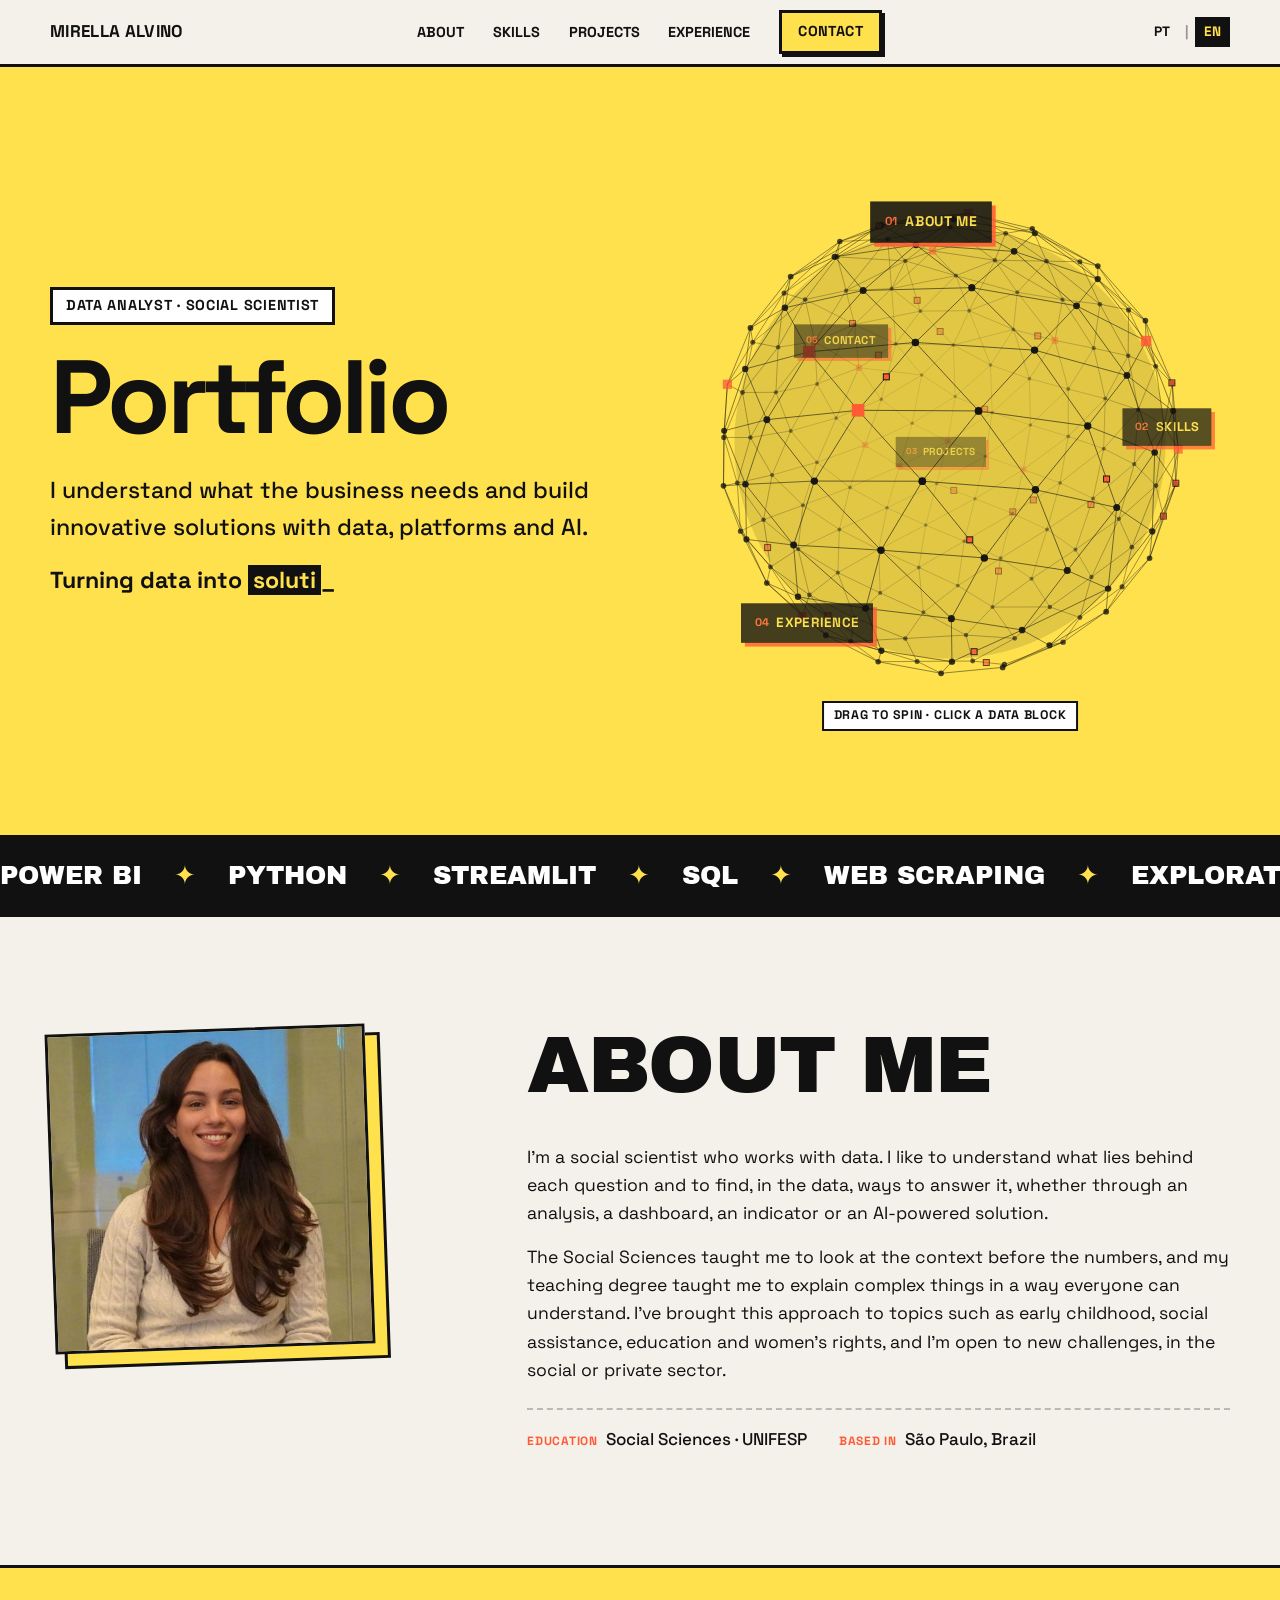
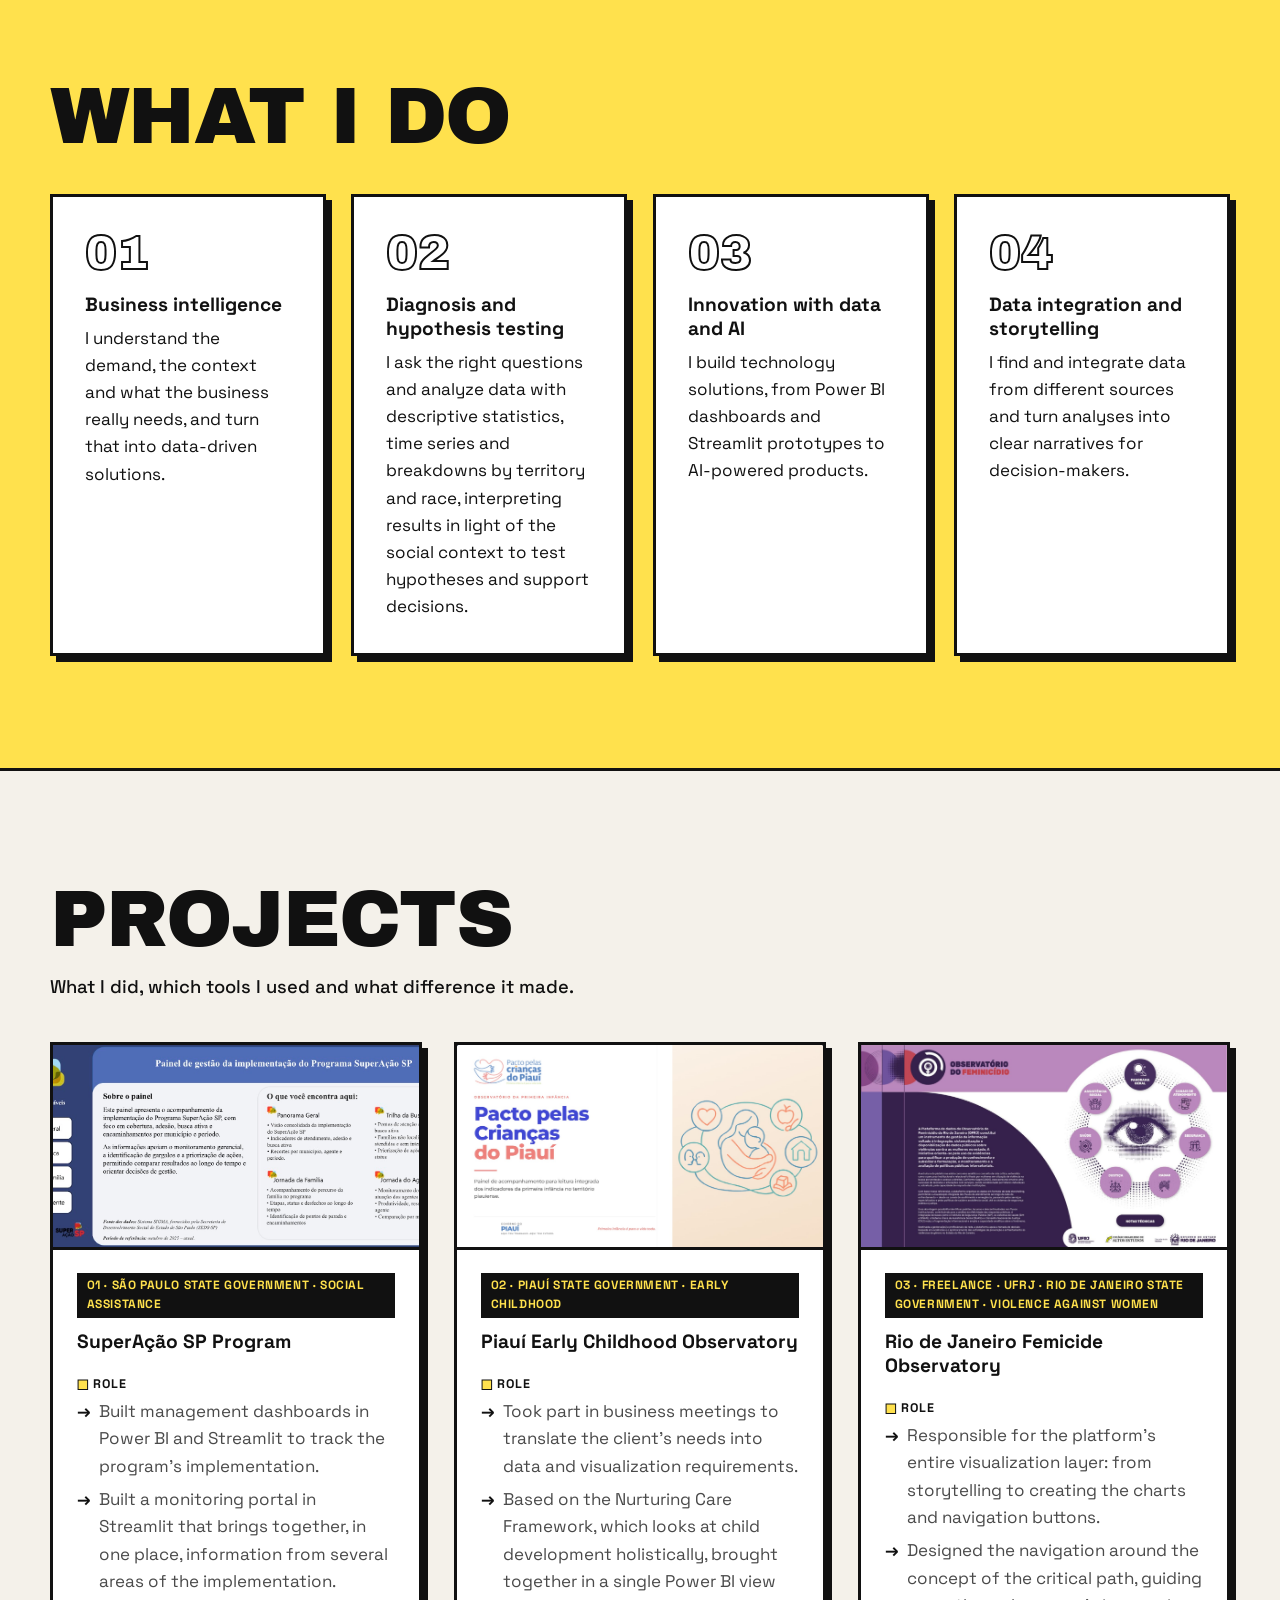
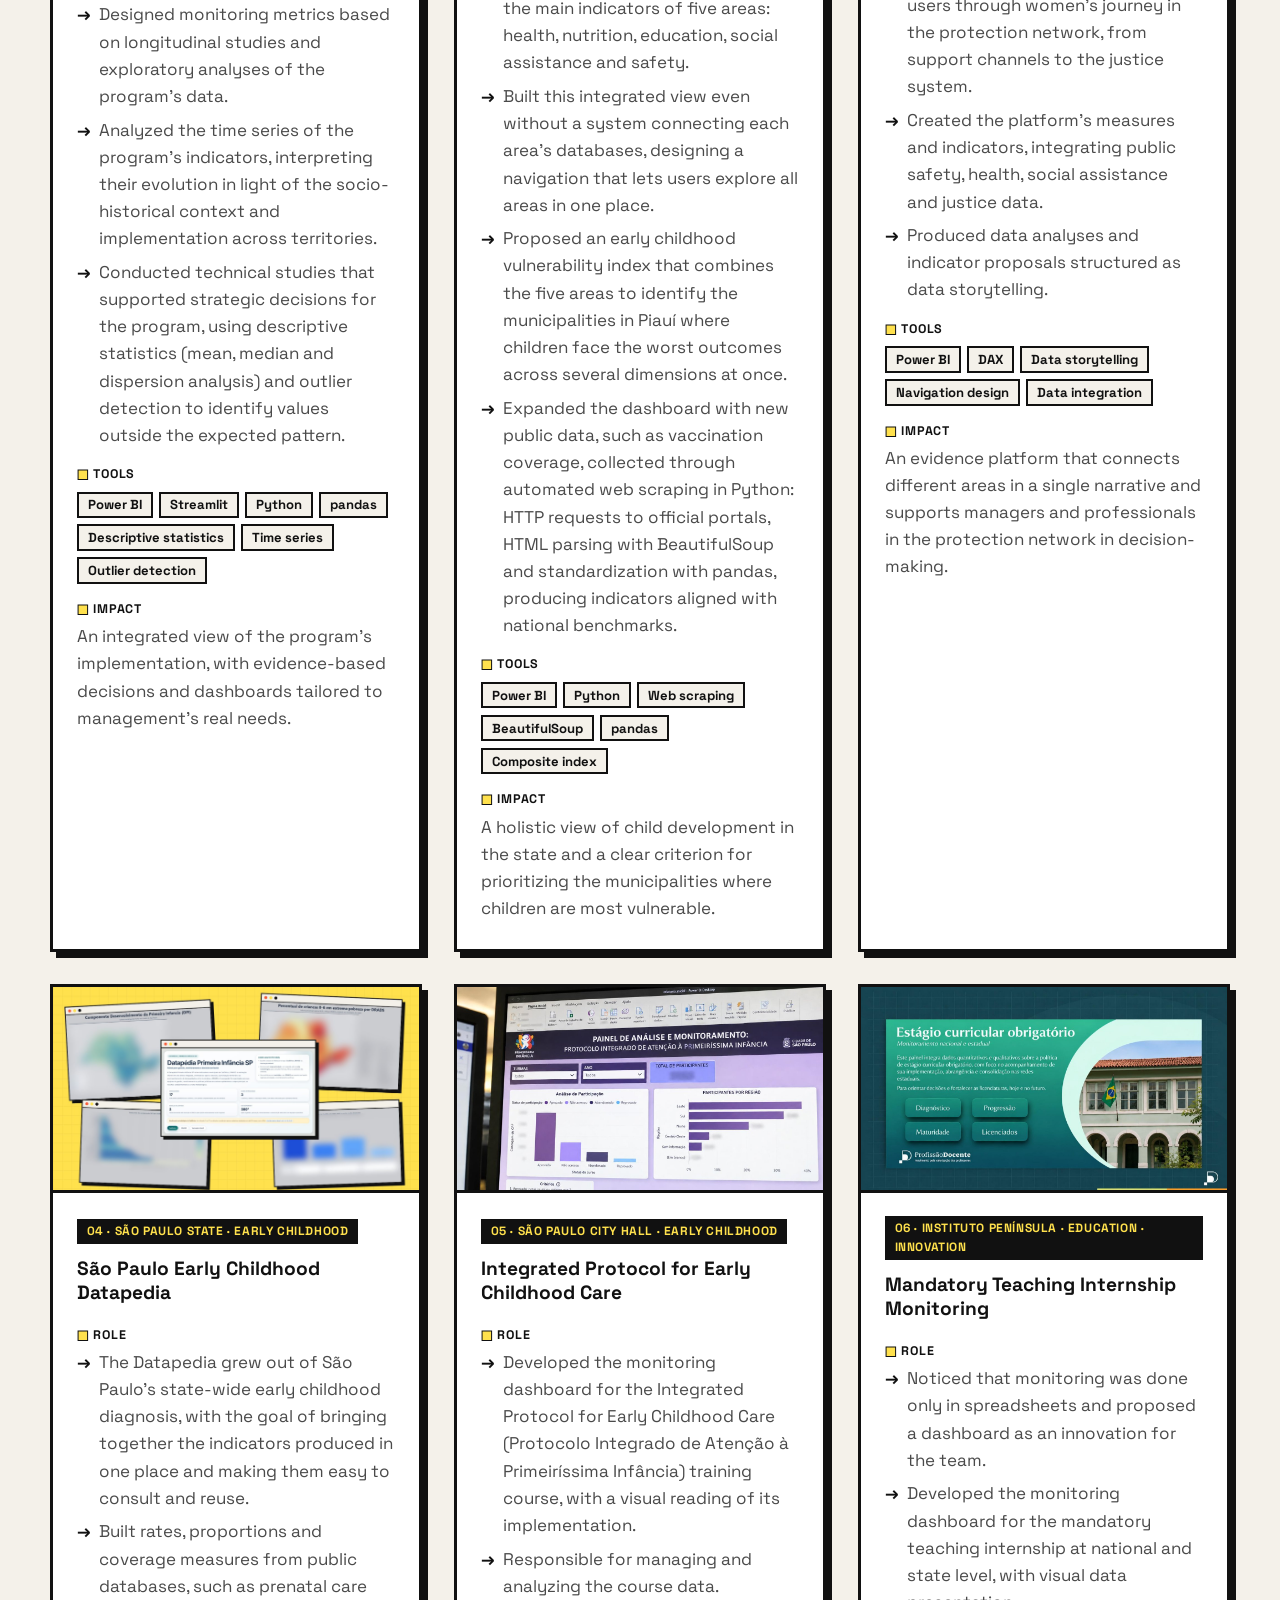
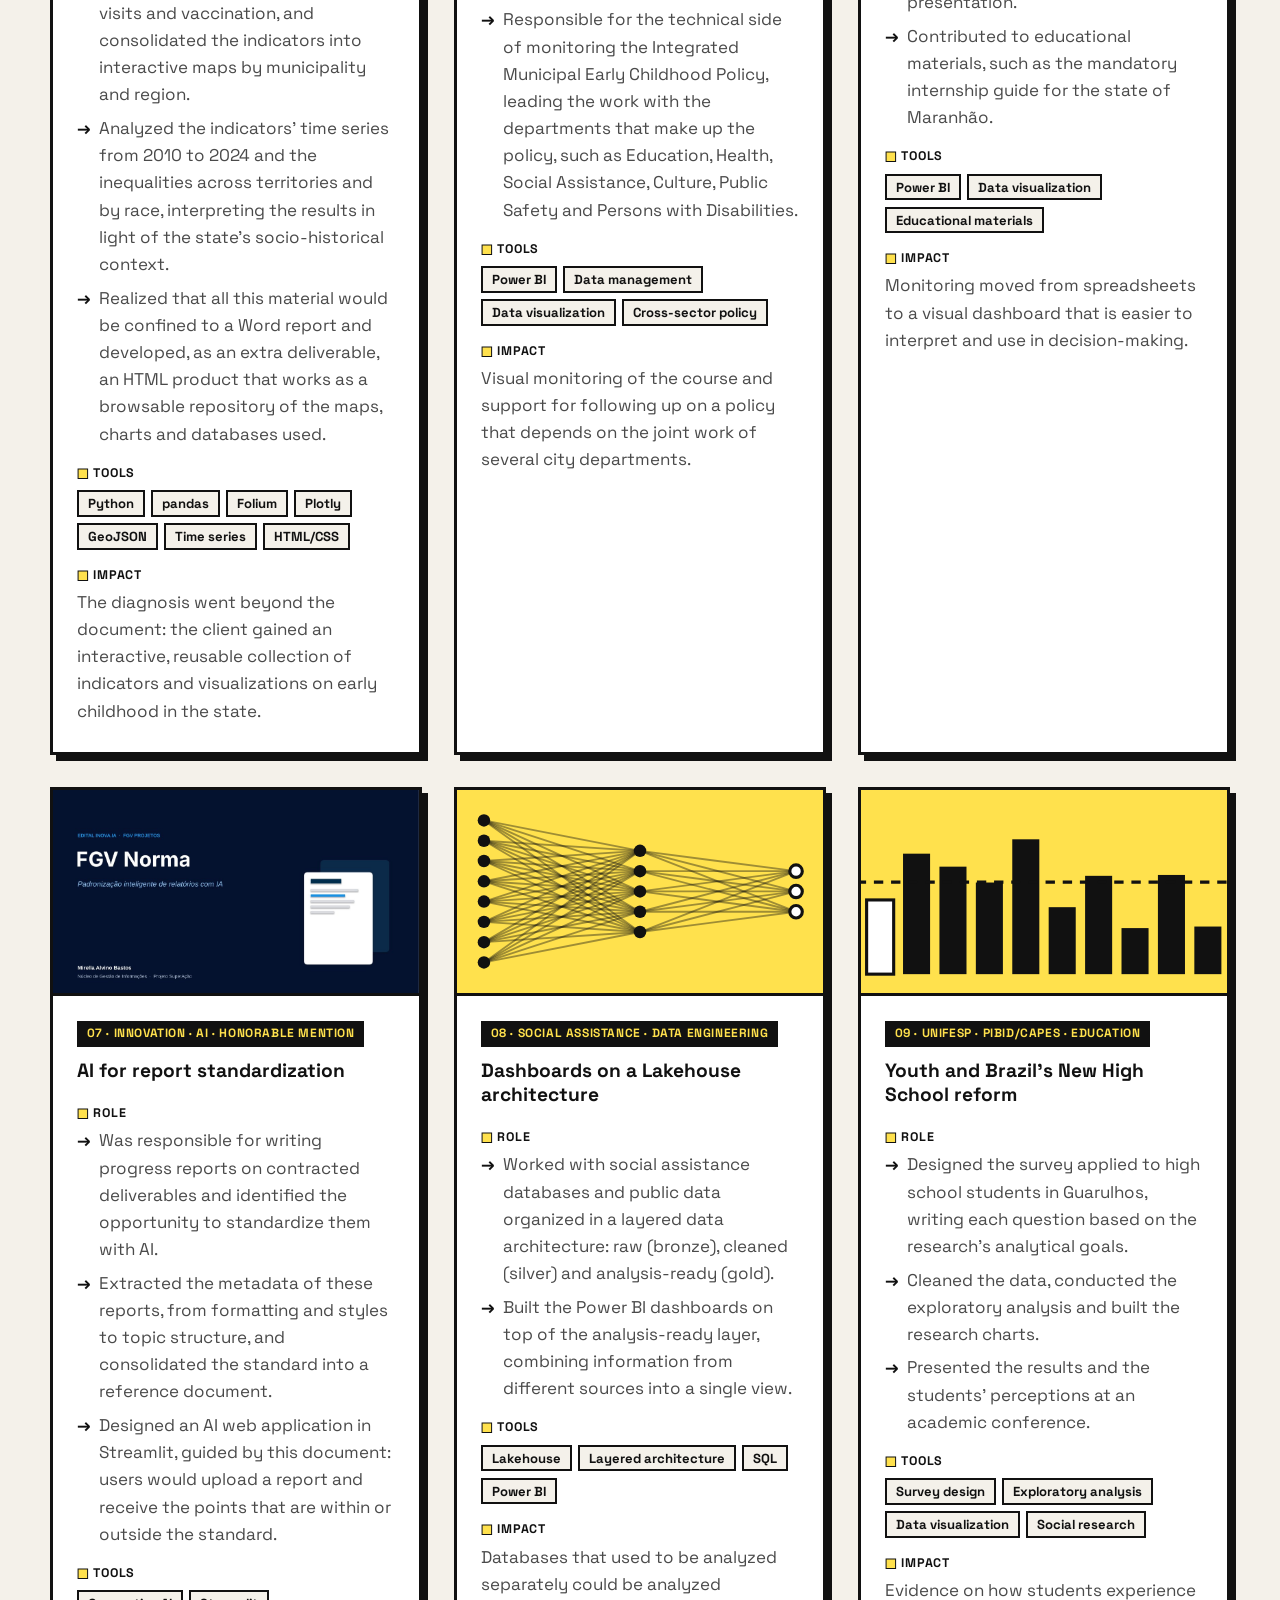
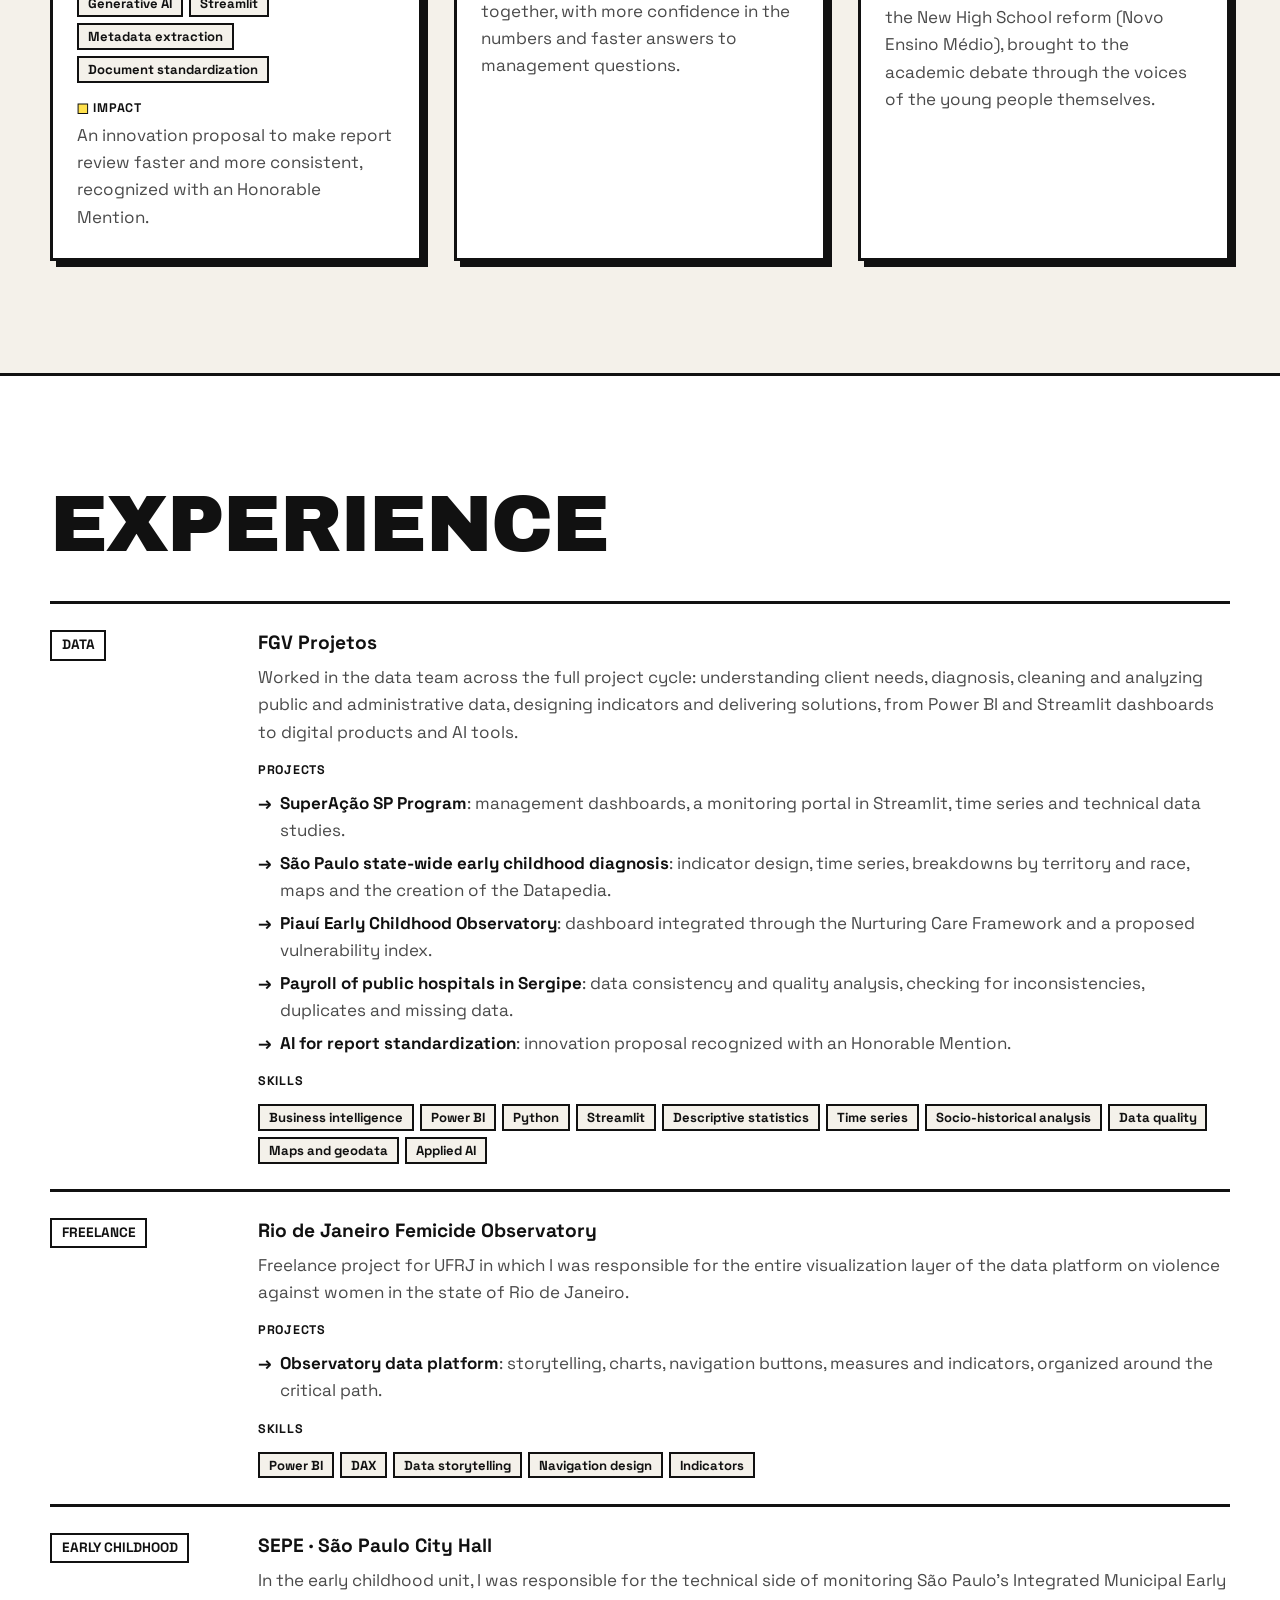
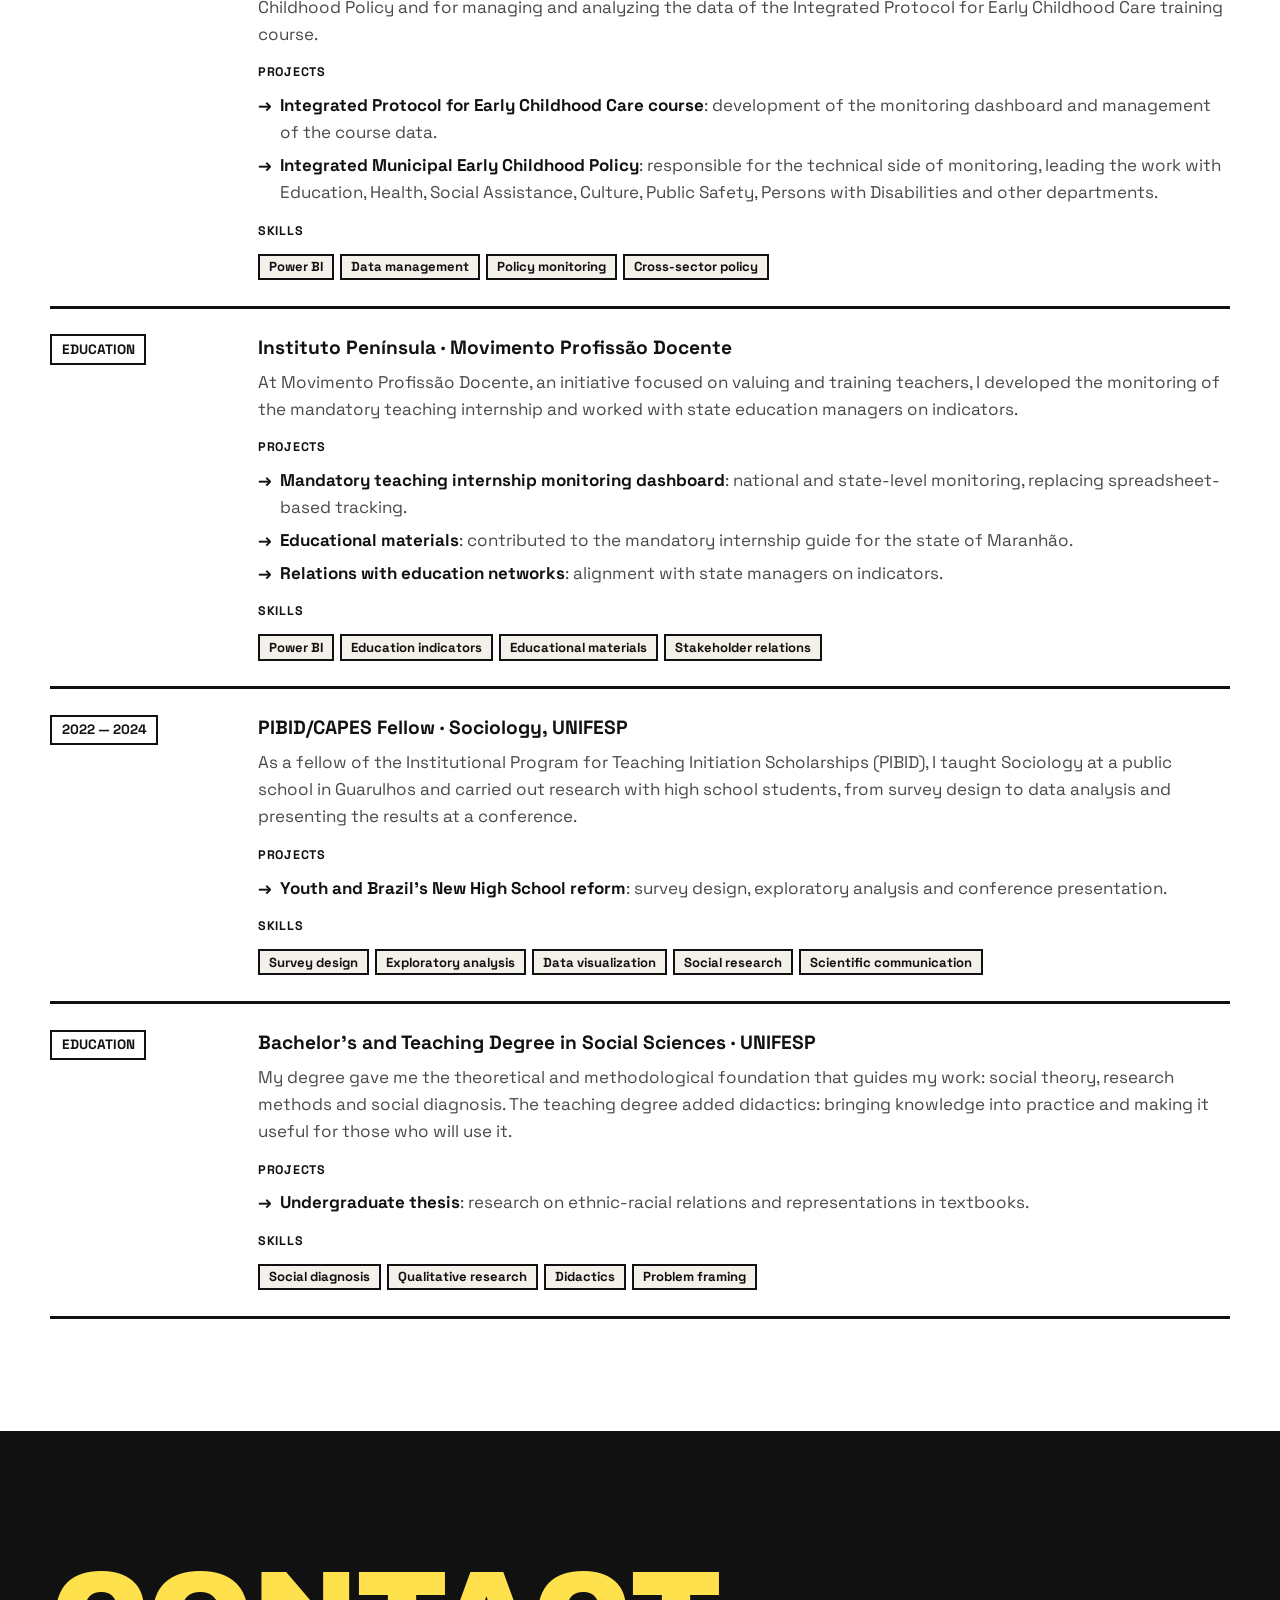
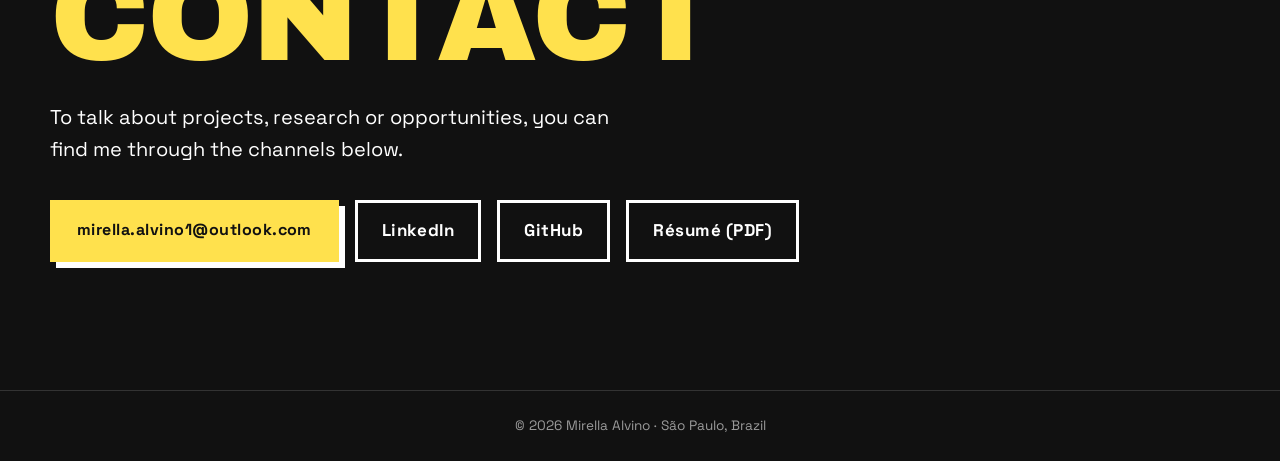
<file: en.html>
<!doctype html>
<html lang="en">
<head>
  <meta charset="utf-8">
  <meta name="viewport" content="width=device-width, initial-scale=1">
  <title>Mirella Alvino — Portfolio</title>
  <meta name="description" content="Portfolio of Mirella Alvino: business intelligence and innovative solutions with data, platforms and AI.">
  <link rel="icon" href="img/favicon.svg" type="image/svg+xml">
  <link rel="apple-touch-icon" href="img/icone-180.png">
  <meta property="og:type" content="website">
  <meta property="og:title" content="Mirella Alvino — Portfolio">
  <meta property="og:description" content="Portfolio of Mirella Alvino: business intelligence and innovative solutions with data, platforms and AI.">
  <meta property="og:url" content="https://mialvino3-a11y.github.io/Portfolio-Mirella/en.html">
  <meta property="og:image" content="https://mialvino3-a11y.github.io/Portfolio-Mirella/img/previa-en.png">
  <meta property="og:image:width" content="1200">
  <meta property="og:image:height" content="630">
  <meta property="og:locale" content="en_US">
  <meta property="og:locale:alternate" content="pt_BR">
  <meta name="twitter:card" content="summary_large_image">
  <link rel="alternate" hreflang="pt-BR" href="index.html">
  <link rel="alternate" hreflang="en" href="en.html">
  <link rel="preconnect" href="https://fonts.googleapis.com">
  <link rel="preconnect" href="https://fonts.gstatic.com" crossorigin>
  <link href="https://fonts.googleapis.com/css2?family=Archivo+Black&family=Space+Grotesk:wght@400;500;700&display=swap" rel="stylesheet">
  <link rel="stylesheet" href="style.css">
</head>
<body>

  <div class="progresso" aria-hidden="true"></div>

  <!-- ============ MENU ============ -->
  <header class="topo">
    <nav class="container nav">
      <a href="#inicio" class="logo">Mirella Alvino</a>
      <div class="idioma" aria-label="Language">
        <a href="index.html" lang="pt-BR" hreflang="pt-BR">PT</a>
        <span aria-hidden="true">|</span>
        <a href="en.html" aria-current="page">EN</a>
      </div>
      <button class="menu-btn" aria-label="Open menu" aria-expanded="false">☰</button>
      <ul class="menu">
        <li><a href="#sobre">About</a></li>
        <li><a href="#competencias">Skills</a></li>
        <li><a href="#projetos">Projects</a></li>
        <li><a href="#trajetoria">Experience</a></li>
        <li><a href="#contato" class="btn btn-pequeno">Contact</a></li>
      </ul>
    </nav>
  </header>

  <main>

    <!-- ============ INÍCIO ============ -->
    <section id="inicio" class="hero">
      <div class="container hero-grid">
        <div class="hero-texto">
          <p class="etiqueta revelar">Data analyst · Social scientist</p>
          <h1 class="revelar">Portfolio</h1>
          <p class="cargo revelar">I understand what the business needs and build innovative solutions with data, platforms and AI.</p>
          <p class="digitando revelar" aria-label="Turning data into decisions, solutions, innovation, products and impact">
            Turning data into <span class="palavra" data-palavras="decisions|solutions|innovation|products|impact">decisions</span><span class="cursor-texto" aria-hidden="true">_</span>
          </p>
        </div>

        <!-- mundo social feito de dados: pessoas (pontos) ligadas por conexões.
             Os blocos giram junto com o globo e levam para cada seção. -->
        <div class="mundo">
          <canvas class="mundo-canvas" aria-hidden="true"></canvas>
          <nav class="blocos" aria-label="Explore the world of data">
            <a href="#sobre" class="bloco" data-lat="38" data-lon="-35"><small>01</small>About me</a>
            <a href="#competencias" class="bloco" data-lat="-10" data-lon="45"><small>02</small>Skills</a>
            <a href="#projetos" class="bloco" data-lat="12" data-lon="140"><small>03</small>Projects</a>
            <a href="#trajetoria" class="bloco" data-lat="-40" data-lon="-120"><small>04</small>Experience</a>
            <a href="#contato" class="bloco" data-lat="55" data-lon="-170"><small>05</small>Contact</a>
          </nav>
          <p class="mundo-legenda" data-toque="Drag to spin · tap a data block">Drag to spin · click a data block</p>
        </div>
      </div>
    </section>

    <!-- ============ FAIXA DE FERRAMENTAS ============ -->
    <div class="faixa" aria-label="Tools I use">
      <div class="faixa-trilho">
        <span>Power BI</span><span>✦</span><span>Python</span><span>✦</span><span>Streamlit</span><span>✦</span><span>SQL</span><span>✦</span><span>Web scraping</span><span>✦</span><span>Exploratory analysis</span><span>✦</span><span>Time series</span><span>✦</span><span>Business intelligence</span><span>✦</span><span>Data storytelling</span><span>✦</span><span>AI products</span><span>✦</span>
        <span aria-hidden="true">Power BI</span><span aria-hidden="true">✦</span><span aria-hidden="true">Python</span><span aria-hidden="true">✦</span><span aria-hidden="true">Streamlit</span><span aria-hidden="true">✦</span><span aria-hidden="true">SQL</span><span aria-hidden="true">✦</span><span aria-hidden="true">Web scraping</span><span aria-hidden="true">✦</span><span aria-hidden="true">Exploratory analysis</span><span aria-hidden="true">✦</span><span aria-hidden="true">Time series</span><span aria-hidden="true">✦</span><span aria-hidden="true">Business intelligence</span><span aria-hidden="true">✦</span><span aria-hidden="true">Data storytelling</span><span aria-hidden="true">✦</span><span aria-hidden="true">AI products</span><span aria-hidden="true">✦</span>
      </div>
    </div>

    <!-- ============ SOBRE ============ -->
    <section id="sobre" class="secao">
      <div class="container sobre-grid">
        <div class="foto revelar">
          <img src="img/mirella-perfil.jpg" alt="Photo of Mirella Alvino" width="470" height="470">
        </div>
        <div>
          <h2 class="revelar">About me</h2>
          <p class="revelar">
            I'm a social scientist who works with data. I like to understand what lies behind each
            question and to find, in the data, ways to answer it, whether through an analysis, a dashboard,
            an indicator or an AI-powered solution.
          </p>
          <p class="revelar">
            The Social Sciences taught me to look at the context before the numbers, and my teaching degree
            taught me to explain complex things in a way everyone can understand. I've brought this approach
            to topics such as early childhood, social assistance, education and women's rights, and I'm open
            to new challenges, in the social or private sector.
          </p>
          <dl class="ficha revelar">
            <div><dt>Education</dt><dd>Social Sciences · UNIFESP</dd></div>
            <div><dt>Based in</dt><dd>São Paulo, Brazil</dd></div>
          </dl>
        </div>
      </div>
    </section>

    <!-- ============ COMPETÊNCIAS ============ -->
    <section id="competencias" class="secao secao-amarela">
      <div class="container">
        <h2 class="revelar">What I do</h2>
        <div class="cards">
          <article class="card revelar">
            <span class="icone">01</span>
            <h3>Business intelligence</h3>
            <p>I understand the demand, the context and what the business really needs, and turn that into data-driven solutions.</p>
          </article>
          <article class="card revelar">
            <span class="icone">02</span>
            <h3>Diagnosis and hypothesis testing</h3>
            <p>I ask the right questions and analyze data with descriptive statistics, time series and breakdowns by territory and race, interpreting results in light of the social context to test hypotheses and support decisions.</p>
          </article>
          <article class="card revelar">
            <span class="icone">03</span>
            <h3>Innovation with data and AI</h3>
            <p>I build technology solutions, from Power BI dashboards and Streamlit prototypes to AI-powered products.</p>
          </article>
          <article class="card revelar">
            <span class="icone">04</span>
            <h3>Data integration and storytelling</h3>
            <p>I find and integrate data from different sources and turn analyses into clear narratives for decision-makers.</p>
          </article>
        </div>
      </div>
    </section>

    <!-- ============ PROJETOS ============ -->
    <section id="projetos" class="secao">
      <div class="container">
        <h2 class="revelar">Projects</h2>
        <p class="intro-secao revelar">What I did, which tools I used and what difference it made.</p>
        <div class="projetos">

          <article class="projeto revelar" id="proj-superacao">
            <div class="projeto-img"><img src="img/painel-superacao.jpg" alt="Home screen of the SuperAção SP Program management dashboard" loading="lazy"></div>
            <div class="projeto-info">
              <p class="tags">01 · São Paulo State Government · Social assistance</p>
              <h3>SuperAção SP Program</h3>
              <dl>
                <dt>Role</dt>
                <dd><ul class="atuacao"><li>Built management dashboards in Power BI and Streamlit to track the program's implementation.</li><li>Built a monitoring portal in Streamlit that brings together, in one place, information from several areas of the implementation.</li><li>Designed monitoring metrics based on longitudinal studies and exploratory analyses of the program's data.</li><li>Analyzed the time series of the program's indicators, interpreting their evolution in light of the socio-historical context and implementation across territories.</li><li>Conducted technical studies that supported strategic decisions for the program, using descriptive statistics (mean, median and dispersion analysis) and outlier detection to identify values outside the expected pattern.</li></ul></dd>
                <dt>Tools</dt>
                <dd class="ferramentas"><span>Power BI</span><span>Streamlit</span><span>Python</span><span>pandas</span><span>Descriptive statistics</span><span>Time series</span><span>Outlier detection</span></dd>
                <dt>Impact</dt>
                <dd>An integrated view of the program's implementation, with evidence-based decisions and dashboards tailored to management's real needs.</dd>
              </dl>
            </div>
          </article>

          <article class="projeto revelar" id="proj-piaui">
            <div class="projeto-img"><img src="img/observatorio-primeira-infancia.jpg" alt="Home screen of the Piauí Early Childhood Observatory" loading="lazy"></div>
            <div class="projeto-info">
              <p class="tags">02 · Piauí State Government · Early childhood</p>
              <h3>Piauí Early Childhood Observatory</h3>
              <dl>
                <dt>Role</dt>
                <dd><ul class="atuacao"><li>Took part in business meetings to translate the client's needs into data and visualization requirements.</li><li>Based on the Nurturing Care Framework, which looks at child development holistically, brought together in a single Power BI view the main indicators of five areas: health, nutrition, education, social assistance and safety.</li><li>Built this integrated view even without a system connecting each area's databases, designing a navigation that lets users explore all areas in one place.</li><li>Proposed an early childhood vulnerability index that combines the five areas to identify the municipalities in Piauí where children face the worst outcomes across several dimensions at once.</li><li>Expanded the dashboard with new public data, such as vaccination coverage, collected through automated web scraping in Python: HTTP requests to official portals, HTML parsing with BeautifulSoup and standardization with pandas, producing indicators aligned with national benchmarks.</li></ul></dd>
                <dt>Tools</dt>
                <dd class="ferramentas"><span>Power BI</span><span>Python</span><span>Web scraping</span><span>BeautifulSoup</span><span>pandas</span><span>Composite index</span></dd>
                <dt>Impact</dt>
                <dd>A holistic view of child development in the state and a clear criterion for prioritizing the municipalities where children are most vulnerable.</dd>
              </dl>
            </div>
          </article>

          <article class="projeto revelar" id="proj-feminicidio">
            <div class="projeto-img"><img src="img/observatorio-feminicidio.jpg" alt="Home screen of the Rio de Janeiro Femicide Observatory" loading="lazy"></div>
            <div class="projeto-info">
              <p class="tags">03 · Freelance · UFRJ · Rio de Janeiro State Government · Violence against women</p>
              <h3>Rio de Janeiro Femicide Observatory</h3>
              <dl>
                <dt>Role</dt>
                <dd><ul class="atuacao"><li>Responsible for the platform's entire visualization layer: from storytelling to creating the charts and navigation buttons.</li><li>Designed the navigation around the concept of the critical path, guiding users through women's journey in the protection network, from support channels to the justice system.</li><li>Created the platform's measures and indicators, integrating public safety, health, social assistance and justice data.</li><li>Produced data analyses and indicator proposals structured as data storytelling.</li></ul></dd>
                <dt>Tools</dt>
                <dd class="ferramentas"><span>Power BI</span><span>DAX</span><span>Data storytelling</span><span>Navigation design</span><span>Data integration</span></dd>
                <dt>Impact</dt>
                <dd>An evidence platform that connects different areas in a single narrative and supports managers and professionals in the protection network in decision-making.</dd>
              </dl>
            </div>
          </article>

          <article class="projeto revelar" id="proj-datapedia">
            <div class="projeto-img"><img src="img/datapedia.jpg" alt="Screens of the São Paulo Early Childhood Datapedia: maps, rankings and charts" loading="lazy"></div>
            <div class="projeto-info">
              <p class="tags">04 · São Paulo State · Early childhood</p>
              <h3>São Paulo Early Childhood Datapedia</h3>
              <dl>
                <dt>Role</dt>
                <dd><ul class="atuacao"><li>The Datapedia grew out of São Paulo's state-wide early childhood diagnosis, with the goal of bringing together the indicators produced in one place and making them easy to consult and reuse.</li><li>Built rates, proportions and coverage measures from public databases, such as prenatal care visits and vaccination, and consolidated the indicators into interactive maps by municipality and region.</li><li>Analyzed the indicators' time series from 2010 to 2024 and the inequalities across territories and by race, interpreting the results in light of the state's socio-historical context.</li><li>Realized that all this material would be confined to a Word report and developed, as an extra deliverable, an HTML product that works as a browsable repository of the maps, charts and databases used.</li></ul></dd>
                <dt>Tools</dt>
                <dd class="ferramentas"><span>Python</span><span>pandas</span><span>Folium</span><span>Plotly</span><span>GeoJSON</span><span>Time series</span><span>HTML/CSS</span></dd>
                <dt>Impact</dt>
                <dd>The diagnosis went beyond the document: the client gained an interactive, reusable collection of indicators and visualizations on early childhood in the state.</dd>
              </dl>
            </div>
          </article>

          <article class="projeto revelar" id="proj-protocolo">
            <div class="projeto-img"><img src="img/painel-protocolo.jpg" alt="Power BI analysis and monitoring dashboard of the Integrated Early Childhood Care Protocol" loading="lazy"></div>
            <div class="projeto-info">
              <p class="tags">05 · São Paulo City Hall · Early childhood</p>
              <h3>Integrated Protocol for Early Childhood Care</h3>
              <dl>
                <dt>Role</dt>
                <dd><ul class="atuacao"><li>Developed the monitoring dashboard for the Integrated Protocol for Early Childhood Care (Protocolo Integrado de Atenção à Primeiríssima Infância) training course, with a visual reading of its implementation.</li><li>Responsible for managing and analyzing the course data.</li><li>Responsible for the technical side of monitoring the Integrated Municipal Early Childhood Policy, leading the work with the departments that make up the policy, such as Education, Health, Social Assistance, Culture, Public Safety and Persons with Disabilities.</li></ul></dd>
                <dt>Tools</dt>
                <dd class="ferramentas"><span>Power BI</span><span>Data management</span><span>Data visualization</span><span>Cross-sector policy</span></dd>
                <dt>Impact</dt>
                <dd>Visual monitoring of the course and support for following up on a policy that depends on the joint work of several city departments.</dd>
              </dl>
            </div>
          </article>

          <article class="projeto revelar" id="proj-estagio">
            <div class="projeto-img"><img src="img/painel-estagio.jpg" alt="Home screen of the mandatory teaching internship monitoring dashboard" loading="lazy"></div>
            <div class="projeto-info">
              <p class="tags">06 · Instituto Península · Education · Innovation</p>
              <h3>Mandatory Teaching Internship Monitoring</h3>
              <dl>
                <dt>Role</dt>
                <dd><ul class="atuacao"><li>Noticed that monitoring was done only in spreadsheets and proposed a dashboard as an innovation for the team.</li><li>Developed the monitoring dashboard for the mandatory teaching internship at national and state level, with visual data presentation.</li><li>Contributed to educational materials, such as the mandatory internship guide for the state of Maranhão.</li></ul></dd>
                <dt>Tools</dt>
                <dd class="ferramentas"><span>Power BI</span><span>Data visualization</span><span>Educational materials</span></dd>
                <dt>Impact</dt>
                <dd>Monitoring moved from spreadsheets to a visual dashboard that is easier to interpret and use in decision-making.</dd>
              </dl>
            </div>
          </article>

          <article class="projeto revelar" id="proj-ia">
            <div class="projeto-img"><img src="img/fgv-norma.jpg" alt="Cover of the FGV Norma presentation: smart report standardization with AI" loading="lazy"></div>
            <div class="projeto-info">
              <p class="tags">07 · Innovation · AI · Honorable mention</p>
              <h3>AI for report standardization</h3>
              <dl>
                <dt>Role</dt>
                <dd><ul class="atuacao"><li>Was responsible for writing progress reports on contracted deliverables and identified the opportunity to standardize them with AI.</li><li>Extracted the metadata of these reports, from formatting and styles to topic structure, and consolidated the standard into a reference document.</li><li>Designed an AI web application in Streamlit, guided by this document: users would upload a report and receive the points that are within or outside the standard.</li></ul></dd>
                <dt>Tools</dt>
                <dd class="ferramentas"><span>Generative AI</span><span>Streamlit</span><span>Metadata extraction</span><span>Document standardization</span></dd>
                <dt>Impact</dt>
                <dd>An innovation proposal to make report review faster and more consistent, recognized with an Honorable Mention.</dd>
              </dl>
            </div>
          </article>

          <article class="projeto revelar" id="proj-lakehouse">
            <div class="grafico" data-tipo="camadas" aria-hidden="true"></div>
            <div class="projeto-info">
              <p class="tags">08 · Social assistance · Data engineering</p>
              <h3>Dashboards on a Lakehouse architecture</h3>
              <dl>
                <dt>Role</dt>
                <dd><ul class="atuacao"><li>Worked with social assistance databases and public data organized in a layered data architecture: raw (bronze), cleaned (silver) and analysis-ready (gold).</li><li>Built the Power BI dashboards on top of the analysis-ready layer, combining information from different sources into a single view.</li></ul></dd>
                <dt>Tools</dt>
                <dd class="ferramentas"><span>Lakehouse</span><span>Layered architecture</span><span>SQL</span><span>Power BI</span></dd>
                <dt>Impact</dt>
                <dd>Databases that used to be analyzed separately could be analyzed together, with more confidence in the numbers and faster answers to management questions.</dd>
              </dl>
            </div>
          </article>

          <article class="projeto revelar" id="proj-juventudes">
            <div class="grafico" data-tipo="barras" aria-hidden="true"></div>
            <div class="projeto-info">
              <p class="tags">09 · UNIFESP · PIBID/CAPES · Education</p>
              <h3>Youth and Brazil's New High School reform</h3>
              <dl>
                <dt>Role</dt>
                <dd><ul class="atuacao"><li>Designed the survey applied to high school students in Guarulhos, writing each question based on the research's analytical goals.</li><li>Cleaned the data, conducted the exploratory analysis and built the research charts.</li><li>Presented the results and the students' perceptions at an academic conference.</li></ul></dd>
                <dt>Tools</dt>
                <dd class="ferramentas"><span>Survey design</span><span>Exploratory analysis</span><span>Data visualization</span><span>Social research</span></dd>
                <dt>Impact</dt>
                <dd>Evidence on how students experience the New High School reform (Novo Ensino Médio), brought to the academic debate through the voices of the young people themselves.</dd>
              </dl>
            </div>
          </article>

        </div>
      </div>
    </section>

    <!-- ============ TRAJETÓRIA ============ -->
    <section id="trajetoria" class="secao secao-creme">
      <div class="container">
        <h2 class="revelar">Experience</h2>
        <ol class="linha-tempo">
          <li class="revelar">
            <span class="periodo">Data</span>
            <div class="traj-corpo">
              <h3>FGV Projetos</h3>
              <p>Worked in the data team across the full project cycle: understanding client needs, diagnosis, cleaning and analyzing public and administrative data, designing indicators and delivering solutions, from Power BI and Streamlit dashboards to digital products and AI tools.</p>
              <p class="traj-rotulo">Projects</p>
              <ul class="traj-lista"><li><strong>SuperAção SP Program</strong>: management dashboards, a monitoring portal in Streamlit, time series and technical data studies.</li><li><strong>São Paulo state-wide early childhood diagnosis</strong>: indicator design, time series, breakdowns by territory and race, maps and the creation of the Datapedia.</li><li><strong>Piauí Early Childhood Observatory</strong>: dashboard integrated through the Nurturing Care Framework and a proposed vulnerability index.</li><li><strong>Payroll of public hospitals in Sergipe</strong>: data consistency and quality analysis, checking for inconsistencies, duplicates and missing data.</li><li><strong>AI for report standardization</strong>: innovation proposal recognized with an Honorable Mention.</li></ul>
              <p class="traj-rotulo">Skills</p>
              <div class="ferramentas"><span>Business intelligence</span><span>Power BI</span><span>Python</span><span>Streamlit</span><span>Descriptive statistics</span><span>Time series</span><span>Socio-historical analysis</span><span>Data quality</span><span>Maps and geodata</span><span>Applied AI</span></div>
            </div>
          </li>
          <li class="revelar">
            <span class="periodo">Freelance</span>
            <div class="traj-corpo">
              <h3>Rio de Janeiro Femicide Observatory</h3>
              <p>Freelance project for UFRJ in which I was responsible for the entire visualization layer of the data platform on violence against women in the state of Rio de Janeiro.</p>
              <p class="traj-rotulo">Projects</p>
              <ul class="traj-lista"><li><strong>Observatory data platform</strong>: storytelling, charts, navigation buttons, measures and indicators, organized around the critical path.</li></ul>
              <p class="traj-rotulo">Skills</p>
              <div class="ferramentas"><span>Power BI</span><span>DAX</span><span>Data storytelling</span><span>Navigation design</span><span>Indicators</span></div>
            </div>
          </li>
          <li class="revelar">
            <span class="periodo">Early childhood</span>
            <div class="traj-corpo">
              <h3>SEPE · São Paulo City Hall</h3>
              <p>In the early childhood unit, I was responsible for the technical side of monitoring São Paulo's Integrated Municipal Early Childhood Policy and for managing and analyzing the data of the Integrated Protocol for Early Childhood Care training course.</p>
              <p class="traj-rotulo">Projects</p>
              <ul class="traj-lista"><li><strong>Integrated Protocol for Early Childhood Care course</strong>: development of the monitoring dashboard and management of the course data.</li><li><strong>Integrated Municipal Early Childhood Policy</strong>: responsible for the technical side of monitoring, leading the work with Education, Health, Social Assistance, Culture, Public Safety, Persons with Disabilities and other departments.</li></ul>
              <p class="traj-rotulo">Skills</p>
              <div class="ferramentas"><span>Power BI</span><span>Data management</span><span>Policy monitoring</span><span>Cross-sector policy</span></div>
            </div>
          </li>
          <li class="revelar">
            <span class="periodo">Education</span>
            <div class="traj-corpo">
              <h3>Instituto Península · Movimento Profissão Docente</h3>
              <p>At Movimento Profissão Docente, an initiative focused on valuing and training teachers, I developed the monitoring of the mandatory teaching internship and worked with state education managers on indicators.</p>
              <p class="traj-rotulo">Projects</p>
              <ul class="traj-lista"><li><strong>Mandatory teaching internship monitoring dashboard</strong>: national and state-level monitoring, replacing spreadsheet-based tracking.</li><li><strong>Educational materials</strong>: contributed to the mandatory internship guide for the state of Maranhão.</li><li><strong>Relations with education networks</strong>: alignment with state managers on indicators.</li></ul>
              <p class="traj-rotulo">Skills</p>
              <div class="ferramentas"><span>Power BI</span><span>Education indicators</span><span>Educational materials</span><span>Stakeholder relations</span></div>
            </div>
          </li>
          <li class="revelar">
            <span class="periodo">2022 — 2024</span>
            <div class="traj-corpo">
              <h3>PIBID/CAPES Fellow · Sociology, UNIFESP</h3>
              <p>As a fellow of the Institutional Program for Teaching Initiation Scholarships (PIBID), I taught Sociology at a public school in Guarulhos and carried out research with high school students, from survey design to data analysis and presenting the results at a conference.</p>
              <p class="traj-rotulo">Projects</p>
              <ul class="traj-lista"><li><strong>Youth and Brazil's New High School reform</strong>: survey design, exploratory analysis and conference presentation.</li></ul>
              <p class="traj-rotulo">Skills</p>
              <div class="ferramentas"><span>Survey design</span><span>Exploratory analysis</span><span>Data visualization</span><span>Social research</span><span>Scientific communication</span></div>
            </div>
          </li>
          <li class="revelar">
            <span class="periodo">Education</span>
            <div class="traj-corpo">
              <h3>Bachelor's and Teaching Degree in Social Sciences · UNIFESP</h3>
              <p>My degree gave me the theoretical and methodological foundation that guides my work: social theory, research methods and social diagnosis. The teaching degree added didactics: bringing knowledge into practice and making it useful for those who will use it.</p>
              <p class="traj-rotulo">Projects</p>
              <ul class="traj-lista"><li><strong>Undergraduate thesis</strong>: research on ethnic-racial relations and representations in textbooks.</li></ul>
              <p class="traj-rotulo">Skills</p>
              <div class="ferramentas"><span>Social diagnosis</span><span>Qualitative research</span><span>Didactics</span><span>Problem framing</span></div>
            </div>
          </li>
        </ol>
      </div>
    </section>

    <!-- ============ CONTATO ============ -->
    <section id="contato" class="contato">
      <div class="container">
        <h2 class="revelar">Contact</h2>
        <p class="revelar">To talk about projects, research or opportunities, you can find me through the channels below.</p>
        <div class="acoes revelar">
          <a href="mailto:mirella.alvino1@outlook.com" class="btn btn-amarelo">mirella.alvino1@outlook.com</a>
          <a href="https://www.linkedin.com/in/mirellalvinobastos/" class="btn btn-claro" target="_blank" rel="noopener">LinkedIn</a>
          <a href="https://github.com/mialvino3-a11y" class="btn btn-claro" target="_blank" rel="noopener">GitHub</a>
          <a href="curriculo/Mirella-Alvino-CV-EN.pdf" class="btn btn-claro" download>Résumé (PDF)</a>
        </div>
      </div>
    </section>

  </main>

  <footer class="rodape">
    <p>© <span id="ano">2026</span> Mirella Alvino · São Paulo, Brazil</p>
  </footer>

  <script src="efeitos.js"></script>
</body>
</html>
</file>
<file: style.css>
/* ============ CORES — mude aqui para trocar o visual do site todo ============ */
:root {
  --amarelo: #ffe14d;        /* cor principal */
  --laranja: #ff5a36;        /* cor de apoio */
  --preto: #111111;
  --creme: #f4f1ea;
  --branco: #ffffff;
  --cinza: #4a4a4a;
  --borda: 3px solid var(--preto);
  --sombra: 6px 6px 0 var(--preto);
  --titulo: 'Archivo Black', Impact, sans-serif;
}

/* ============ BASE ============ */
* { box-sizing: border-box; margin: 0; padding: 0; }
/* overflow-x: hidden é a alternativa para navegadores que não conhecem "clip" */
html { scroll-padding-top: 72px; overflow-x: hidden; overflow-x: clip; }
main > section { overflow-x: hidden; overflow-x: clip; }
body {
  font-family: 'Space Grotesk', system-ui, sans-serif;
  background: var(--creme);
  color: var(--preto);
  line-height: 1.6;
  font-size: 17px;
  overflow-x: clip;
}
img { max-width: 100%; display: block; }
a { color: inherit; }
h1, h2 { font-family: var(--titulo); font-weight: 400; text-transform: uppercase; line-height: .92; letter-spacing: -.02em; }
h2 { font-size: clamp(2.1rem, 7vw, 5rem); margin-bottom: 2.5rem; }
h3 { font-size: 1.2rem; font-weight: 700; line-height: 1.25; margin-bottom: .5rem; }
.container { width: min(1180px, 100% - 32px); margin-inline: auto; position: relative; }

/* ============ BOTÕES ============ */
.btn {
  display: inline-block;
  padding: .9rem 1.5rem;
  background: var(--preto);
  color: var(--branco);
  text-decoration: none;
  font-weight: 700;
  text-transform: uppercase;
  letter-spacing: .03em;
  border: var(--borda);
  box-shadow: 4px 4px 0 var(--branco), 4px 4px 0 3px var(--preto);
  transition: transform .15s, box-shadow .15s;
}
.btn:hover { transform: translate(-3px, -3px); box-shadow: 7px 7px 0 var(--branco), 7px 7px 0 3px var(--preto); }
.btn:active { transform: translate(2px, 2px); box-shadow: none; }
.btn-contorno { background: var(--branco); color: var(--preto); box-shadow: var(--sombra); }
.btn-contorno:hover { box-shadow: 9px 9px 0 var(--preto); }
.btn-pequeno { padding: .45rem 1rem; font-size: .85rem; box-shadow: 3px 3px 0 var(--preto); background: var(--amarelo); color: var(--preto) !important; }
.btn-pequeno:hover { box-shadow: 5px 5px 0 var(--preto); }
.acoes { display: flex; flex-wrap: wrap; gap: 1rem; margin-top: 2.2rem; }

/* ============ MENU ============ */
.topo { position: sticky; top: 0; z-index: 10; background: var(--creme); border-bottom: var(--borda); }
.nav { display: flex; align-items: center; justify-content: space-between; height: 64px; }
.logo { font-weight: 700; text-transform: uppercase; text-decoration: none; letter-spacing: .02em; }
.menu { display: flex; align-items: center; gap: 1.8rem; list-style: none; }
.menu a { text-decoration: none; font-weight: 700; font-size: .9rem; text-transform: uppercase; }
.menu a:not(.btn) { background: linear-gradient(var(--amarelo), var(--amarelo)) no-repeat 0 100% / 0 40%; transition: background-size .25s; }
.menu a:not(.btn):hover { background-size: 100% 40%; }
.menu-btn { display: none; background: none; border: 0; font-size: 1.6rem; cursor: pointer; }
.logo { order: 1; } .menu { order: 2; } .idioma { order: 3; } .menu-btn { order: 4; }
.idioma { display: flex; align-items: center; gap: .35rem; font-weight: 700; font-size: .85rem; margin-left: 1.8rem; }
.idioma span { opacity: .4; }
.idioma a { text-decoration: none; padding: .15rem .45rem; border: 2px solid transparent; }
.idioma a:hover { border-color: var(--preto); }
.idioma a[aria-current="page"] { background: var(--preto); color: var(--amarelo); }

/* ============ INÍCIO ============ */
.hero { position: relative; background: var(--amarelo); padding: clamp(3.5rem, 8vw, 6rem) 0 clamp(4rem, 9vw, 7rem); border-bottom: var(--borda); }
.etiqueta {
  display: inline-block; font-weight: 700; text-transform: uppercase; font-size: .9rem; letter-spacing: .05em;
  border: var(--borda); background: var(--branco); padding: .3rem .8rem;
}
.hero h1 {
  font-family: 'Space Grotesk', system-ui, sans-serif; font-weight: 700; text-transform: none;
  letter-spacing: -.045em; line-height: .95; font-size: clamp(3rem, 9vw, 6.5rem); margin: 1.4rem 0 1.6rem;
}
.tarja { background: var(--preto); color: var(--amarelo); padding: 0 .12em; display: inline-block; transform: rotate(-1.5deg); }
.cargo { font-size: clamp(1.15rem, 2.2vw, 1.45rem); font-weight: 500; max-width: 40rem; }
.digitando { margin-top: 1rem; font-size: clamp(1.15rem, 2.2vw, 1.45rem); font-weight: 700; }
.palavra { background: var(--preto); color: var(--amarelo); padding: 0 .3rem; }
.cursor-texto { animation: piscar 1s steps(1) infinite; font-weight: 700; }
@keyframes piscar { 50% { opacity: 0; } }

/* ============ FAIXA DE FERRAMENTAS ============ */
.faixa { overflow: hidden; background: var(--preto); color: var(--branco); padding: 1.1rem 0; border-bottom: var(--borda); }
.faixa-trilho {
  display: flex; gap: 2rem; width: max-content;
  font-family: var(--titulo); font-size: 1.6rem; text-transform: uppercase;
  animation: deslizar 32s linear infinite;
}
.faixa-trilho span:nth-child(even) { color: var(--amarelo); }
.faixa:hover .faixa-trilho { animation-play-state: paused; }
@keyframes deslizar { to { transform: translateX(-50%); } }

/* ============ SEÇÕES ============ */
.secao { padding: clamp(4.5rem, 9vw, 7rem) 0; }
.secao-amarela { background: var(--amarelo); border-block: var(--borda); }
.secao-creme { background: var(--branco); border-top: var(--borda); }

.sobre-grid { display: grid; grid-template-columns: 1fr 1.7fr; gap: 4rem; align-items: start; }
.sobre-grid p { margin-bottom: 1rem; font-size: 1.1rem; }
.foto { max-width: 320px; }
.foto img, .foto-placeholder {
  width: 100%; height: auto; aspect-ratio: 1; object-fit: cover; object-position: center;
  border: var(--borda); box-shadow: 12px 12px 0 var(--amarelo), 12px 12px 0 3px var(--preto);
  transform: rotate(-2deg);
}
.foto-placeholder { display: grid; place-items: center; background: var(--branco); font-family: var(--titulo); font-size: 6rem; }
.sobre-grid strong { color: var(--preto); background: linear-gradient(transparent 55%, var(--amarelo) 55%); padding: 0 .1em; }
/* informações rápidas: texto simples, sem cara de botão */
.ficha { margin-top: 1.5rem; padding-top: 1rem; border-top: 2px dashed rgba(17,17,17,.25); display: flex; flex-wrap: wrap; gap: .4rem 2rem; }
.ficha div { display: flex; align-items: baseline; gap: .5rem; }
.ficha dt { font-weight: 700; text-transform: uppercase; font-size: .75rem; letter-spacing: .06em; color: var(--laranja); }
.ficha dd { font-weight: 500; }

.cards { display: grid; grid-template-columns: repeat(auto-fit, minmax(min(260px, 100%), 1fr)); gap: 1.6rem; }
.card {
  background: var(--branco); padding: 2rem; border: var(--borda); box-shadow: var(--sombra);
  transition: transform .2s, box-shadow .2s;
}
.card:hover { transform: translate(-4px, -4px) rotate(-1deg); box-shadow: 10px 10px 0 var(--preto); }
.icone { display: block; font-family: var(--titulo); font-size: 3rem; line-height: 1; margin-bottom: 1rem; -webkit-text-stroke: 2px var(--preto); color: transparent; }
.card:hover .icone { color: var(--amarelo); }
/* destaque no projeto escolhido pelo globo */
.projeto.destacado { animation: destacar 1.6s ease; }
@keyframes destacar {
  0%, 100% { box-shadow: var(--sombra); }
  20%, 60% { box-shadow: 0 0 0 6px var(--laranja), 10px 10px 0 6px var(--preto); }
}

.intro-secao { font-size: 1.15rem; font-weight: 500; margin: -1.5rem 0 2.5rem; }

/* ============ PROJETOS ============ */
/* min(...) e min-width: 0 impedem que a imagem (bem maior que a tela) estique o cartão no Safari */
.projetos { display: grid; grid-template-columns: repeat(auto-fit, minmax(min(320px, 100%), 1fr)); gap: 2rem; }
.projeto {
  background: var(--branco); border: var(--borda); box-shadow: var(--sombra);
  transition: transform .2s, box-shadow .2s; display: flex; flex-direction: column;
}
.projeto:hover { transform: translate(-4px, -4px); box-shadow: 10px 10px 0 var(--amarelo), 10px 10px 0 3px var(--preto); }
.projeto { min-width: 0; }
.card { min-width: 0; }
.projeto-img { position: relative; width: 100%; aspect-ratio: 16 / 9; border-bottom: var(--borda); overflow: hidden; background: var(--creme); }
.projeto-img img { position: absolute; inset: 0; width: 100%; max-width: 100%; height: 100%; object-fit: cover; object-position: center top; transition: transform .5s ease; }
.projeto:hover .projeto-img img { transform: scale(1.05); }
.grafico { aspect-ratio: 16 / 9; border-bottom: var(--borda); background: var(--amarelo); }
.grafico svg { width: 100%; height: 100%; display: block; }
.grafico .traco { fill: none; stroke: var(--preto); stroke-width: 3; }
.grafico .traco-2 { fill: none; stroke: var(--preto); stroke-width: 2; stroke-dasharray: 6 5; }
.grafico .preenche { fill: var(--preto); opacity: .15; }
.grafico .ponto { fill: var(--preto); }
.grafico .ponto-2 { fill: var(--branco); stroke: var(--preto); stroke-width: 2; }
.grafico .barra { fill: var(--preto); }
.grafico .barra-destaque { fill: var(--branco); stroke: var(--preto); stroke-width: 2; }
.grafico .hex { stroke: var(--preto); stroke-width: 1.2; }
.grafico .hex-0 { fill: var(--branco); }
.grafico .hex-1 { fill: var(--creme); }
.grafico .hex-2 { fill: var(--laranja); }
.grafico .hex-3 { fill: var(--preto); }
.com-efeitos .grafico .hex { opacity: 0; }
.com-efeitos .grafico.desenhado .hex { opacity: 1; transition: opacity .8s ease; }
.grafico .ligacao { stroke: var(--preto); stroke-width: 1.2; opacity: .4; }
.projeto-info { padding: 1.4rem 1.5rem 1.7rem; }
.tags {
  display: inline-block; font-size: .75rem; font-weight: 700; text-transform: uppercase; letter-spacing: .05em;
  background: var(--preto); color: var(--amarelo); padding: .2rem .6rem; margin-bottom: .8rem;
}
.projeto-info dl { display: grid; gap: .2rem; }
.projeto-info dt { font-weight: 700; text-transform: uppercase; font-size: .78rem; letter-spacing: .06em; margin-top: .8rem; }
.projeto-info dt::before { content: '■ '; color: var(--amarelo); -webkit-text-stroke: 1px var(--preto); }
.projeto-info dd { color: var(--cinza); }
.atuacao { list-style: none; display: grid; gap: .4rem; }
.atuacao li { position: relative; padding-left: 1.4rem; }
.atuacao li::before { content: '→'; position: absolute; left: 0; font-weight: 700; color: var(--preto); }
.ferramentas { display: flex; flex-wrap: wrap; gap: .4rem; margin-top: .2rem; }
.ferramentas span { border: 2px solid var(--preto); padding: .05rem .55rem; font-size: .82rem; font-weight: 700; color: var(--preto); background: var(--creme); }

/* ============ TRAJETÓRIA ============ */
.linha-tempo { list-style: none; border-top: var(--borda); }
.linha-tempo > li {
  display: grid; grid-template-columns: 11rem 1fr; gap: 2rem; align-items: baseline;
  padding: 1.6rem 0; border-bottom: var(--borda); transition: background .2s, padding .2s;
}
.linha-tempo > li:hover { background: var(--amarelo); padding-inline: 1rem; }
.periodo {
  justify-self: start; font-weight: 700; text-transform: uppercase; font-size: .85rem;
  border: 2px solid var(--preto); padding: .15rem .6rem; background: var(--branco);
}
.linha-tempo p { color: var(--cinza); }
.traj-corpo { display: grid; gap: .55rem; min-width: 0; }
.traj-corpo h3 { margin-bottom: 0; }
.traj-rotulo { color: var(--preto) !important; font-weight: 700; text-transform: uppercase; font-size: .78rem; letter-spacing: .06em; margin-top: .4rem; }
.traj-lista { list-style: none; display: grid; gap: .35rem; color: var(--cinza); }
.traj-lista li { position: relative; padding-left: 1.4rem; }
.traj-lista li::before { content: '→'; position: absolute; left: 0; font-weight: 700; color: var(--preto); }
.traj-lista strong { color: var(--preto); }

/* ============ CONTATO ============ */
.contato { background: var(--preto); color: var(--branco); padding: clamp(5rem, 10vw, 8rem) 0; }
.contato h2 { font-size: clamp(2.2rem, 11vw, 8rem); color: var(--amarelo); margin-bottom: 1.5rem; }
.contato p { font-size: 1.25rem; max-width: 36rem; }
.contato .btn { overflow-wrap: anywhere; text-transform: none; }
.contato .btn-amarelo { font-size: clamp(.82rem, 3.8vw, 1rem); padding-inline: clamp(.9rem, 4vw, 1.5rem); }
.btn-amarelo { background: var(--amarelo); color: var(--preto); border-color: var(--amarelo); box-shadow: 6px 6px 0 var(--branco); }
.btn-amarelo:hover { box-shadow: 9px 9px 0 var(--branco); }
.btn-claro { background: transparent; color: var(--branco); border-color: var(--branco); box-shadow: none; }
.btn-claro:hover { background: var(--branco); color: var(--preto); box-shadow: 6px 6px 0 var(--amarelo); }

.rodape { background: var(--preto); color: #9a9a9a; text-align: center; padding: 1.5rem 0; font-size: .85rem; border-top: 1px solid #333; }

/* ============ EFEITOS ============ */
.progresso {
  position: fixed; top: 0; left: 0; right: 0; height: 5px; z-index: 20;
  background: var(--amarelo); border-bottom: 2px solid var(--preto);
  transform-origin: left; transform: scaleX(0);
}

/* elementos aparecem ao rolar */
.com-efeitos .revelar {
  opacity: 0; transform: translateY(40px);
  transition: opacity .6s ease, transform .6s cubic-bezier(.2,.9,.3,1.2);
}
.com-efeitos .revelar.visivel { opacity: 1; transform: none; }

/* gráficos se desenham quando aparecem */
.com-efeitos .grafico .traco { stroke-dashoffset: var(--comp, 0); }
.com-efeitos .grafico.desenhado .traco { stroke-dashoffset: 0; transition: stroke-dashoffset 1.6s ease; }
.com-efeitos .grafico .barra, .com-efeitos .grafico .barra-destaque { transform: scaleY(0); transform-box: fill-box; transform-origin: bottom; }
.com-efeitos .grafico.desenhado .barra,
.com-efeitos .grafico.desenhado .barra-destaque { transform: none; transition: transform .8s cubic-bezier(.2,.9,.3,1.2); }
.com-efeitos .grafico .ponto, .com-efeitos .grafico .ponto-2 { opacity: 0; }
.com-efeitos .grafico.desenhado .ponto,
.com-efeitos .grafico.desenhado .ponto-2 { opacity: 1; transition: opacity .6s ease; }

@media (prefers-reduced-motion: reduce) {
  .cursor-texto, .faixa-trilho, .projeto.destacado { animation: none; }
}

/* ============ CAPA: MUNDO DE DADOS ============ */
.hero-grid { display: grid; grid-template-columns: 1.05fr 1fr; gap: 2rem; align-items: center; }
.hero-texto { min-width: 0; }
.mundo { position: relative; width: 100%; max-width: 560px; aspect-ratio: 1; justify-self: center; touch-action: none; cursor: grab; }
.mundo.arrastando { cursor: grabbing; }
.mundo-canvas { position: absolute; inset: 0; width: 100%; height: 100%; }
.blocos { position: absolute; inset: 0; pointer-events: none; }
.bloco {
  position: absolute; left: 0; top: 0; pointer-events: auto;
  display: flex; align-items: center; gap: .45rem; white-space: nowrap;
  padding: .45rem .75rem; background: var(--preto); color: var(--amarelo);
  border: 2px solid var(--preto); box-shadow: 4px 4px 0 var(--laranja);
  font-weight: 700; text-transform: uppercase; font-size: .85rem; letter-spacing: .03em; text-decoration: none;
  transform: translate(-50%, -50%) scale(var(--s, 1));
  opacity: var(--o, 1); z-index: var(--z, 1);
  transition: background .15s, color .15s, box-shadow .15s;
}
/* regras separadas: navegadores antigos ignoram a regra inteira se não conhecem :focus-visible */
.bloco small { font-size: .7rem; color: var(--laranja); }
.bloco:hover small, .bloco:focus-visible small { color: var(--preto); }
.bloco:hover { background: var(--laranja); color: var(--preto); box-shadow: 6px 6px 0 var(--preto); }
.bloco:focus-visible { background: var(--laranja); color: var(--preto); box-shadow: 6px 6px 0 var(--preto); outline: none; }
/* posições iniciais, usadas também se o JavaScript não carregar */
.bloco:nth-child(1) { left: 68%; top: 26%; }
.bloco:nth-child(2) { left: 72%; top: 55%; }
.bloco:nth-child(3) { left: 38%; top: 38%; }
.bloco:nth-child(4) { left: 30%; top: 78%; }
.bloco:nth-child(5) { left: 34%; top: 15%; }
.bloco:nth-child(6) { left: 62%; top: 85%; }
.bloco:nth-child(7) { left: 20%; top: 50%; }
.bloco:nth-child(8) { left: 80%; top: 40%; }
.bloco:nth-child(9) { left: 50%; top: 92%; }
.bloco.atras { pointer-events: none; }
.mundo-legenda {
  position: absolute; left: 50%; bottom: -.5rem; transform: translateX(-50%); white-space: nowrap;
  font-size: .78rem; font-weight: 700; text-transform: uppercase; letter-spacing: .06em;
  background: var(--branco); border: 2px solid var(--preto); padding: .2rem .6rem;
}

/* ============ EFEITOS 3D ============ */

/* cartões com profundidade: inclinam com o mouse e o conteúdo "salta".
   Só em aparelhos com mouse (no toque não há inclinação, e o Safari do iPhone
   deixa de cortar as imagens quando existe profundidade 3D) */
@media (hover: hover) and (pointer: fine) {
  .card { transform-style: preserve-3d; }
  .card .icone { transform: translateZ(50px); }
  .card h3 { transform: translateZ(30px); }
}
.card.inclinando, .projeto.inclinando {
  transform: perspective(900px) rotateX(var(--rx)) rotateY(var(--ry)) scale(1.02);
  box-shadow: var(--sx) var(--sy) 0 var(--preto);
  transition: transform .08s linear, box-shadow .08s linear;
}
.projeto.inclinando { box-shadow: var(--sx) var(--sy) 0 var(--amarelo), var(--sx) var(--sy) 0 3px var(--preto); }

/* cartões entram virando em 3D */
.com-efeitos .card.revelar, .com-efeitos .projeto.revelar {
  transform: perspective(900px) rotateX(18deg) translateY(50px);
  transform-origin: top center;
  transition: opacity .8s ease, transform .9s cubic-bezier(.2,.9,.3,1.15);
}
.com-efeitos .card.revelar.visivel, .com-efeitos .projeto.revelar.visivel { transform: perspective(900px) rotateX(0) translateY(0); }


@media (max-width: 900px) {
  /* no celular os cartões entram só subindo, sem virar em 3D */
  .com-efeitos .card.revelar, .com-efeitos .projeto.revelar { transform: translateY(40px); }
  .com-efeitos .card.revelar.visivel, .com-efeitos .projeto.revelar.visivel { transform: none; }
  .hero-grid { grid-template-columns: 1fr; }
  /* no celular o globo fica um pouco menor, deixando espaço nas laterais para rolar a página */
  .mundo { max-width: min(420px, 84%); margin-top: 1rem; }
  .bloco { font-size: .72rem; padding: .35rem .55rem; box-shadow: 3px 3px 0 var(--laranja); }
  .mundo-legenda { font-size: .68rem; }
}

/* ============ CELULAR ============ */
@media (max-width: 800px) {
  .sobre-grid { grid-template-columns: 1fr; gap: 1.8rem; }
  .foto { max-width: 9.5rem; }
  .foto img { border-radius: 50%; transform: none; box-shadow: 6px 6px 0 var(--amarelo), 6px 6px 0 3px var(--preto); }
  .menu-btn { display: block; }
  .idioma { margin-left: auto; margin-right: .8rem; }
  .menu {
    display: none; position: absolute; top: 64px; left: 0; right: 0;
    flex-direction: column; gap: 1.2rem; padding: 1.5rem;
    background: var(--creme); border-bottom: var(--borda);
  }
  .menu.aberto { display: flex; }
  .projetos { grid-template-columns: 1fr; }
  .linha-tempo > li { grid-template-columns: 1fr; gap: .6rem; }
  .faixa-trilho { font-size: 1.2rem; }
}
</file>
